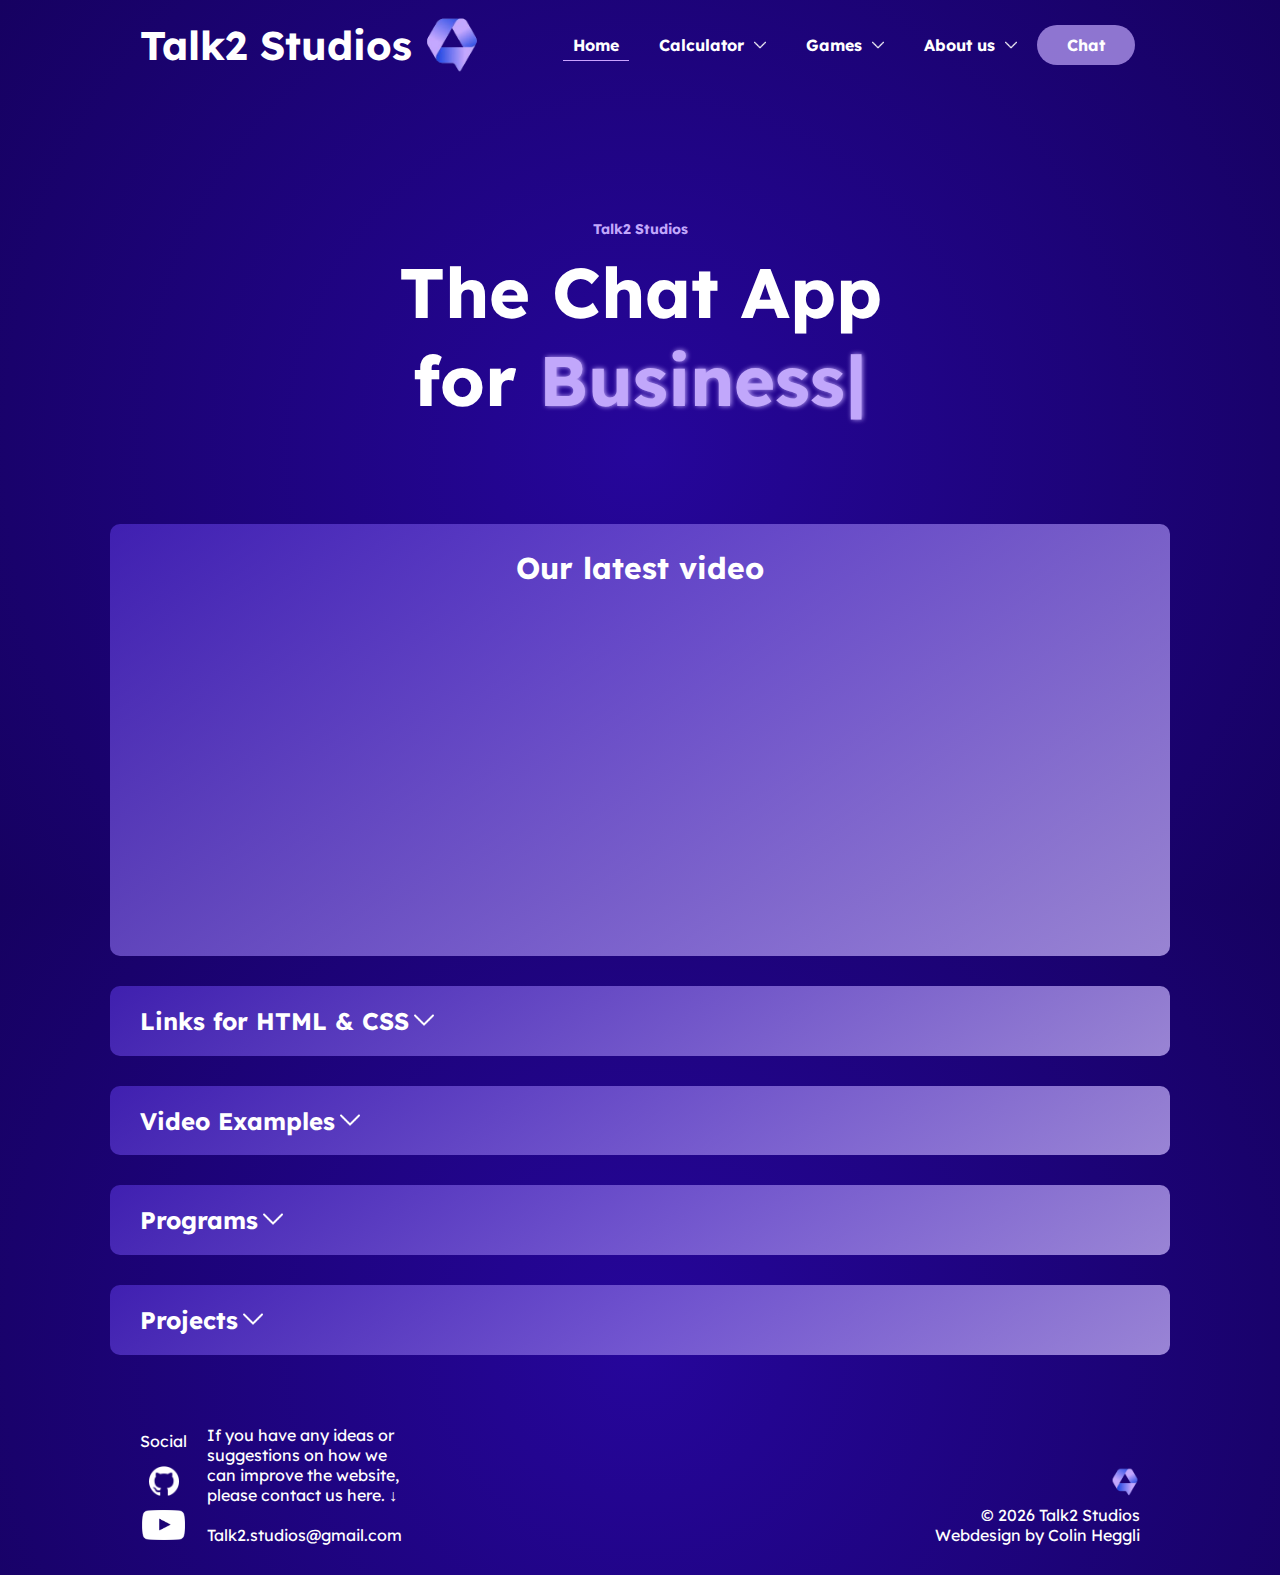
<file: index.html>
<!DOCTYPE html>
<html lang="de">

<head>
  <meta charset="UTF-8" />
  <meta http-equiv="X-UA-Compatible" content="IE=edge" />
  <meta name="viewport" content="width=device-width, initial-scale=1.0" />
  <link rel="stylesheet" href="style.css" />
  <title>Home | Talk2 Studios</title>
  <link rel="icon" href="assets/icon.png" />
</head>

<body>
  <header>
    <div class="titlecon">
      <h1 id="title">Talk2 Studios<a href="/"></h1><a href=""><img src="/assets/icon.png" alt="logo"
          class="headerlogo"></a>
    </div>
    <nav>
      <ul class="navigation">
        <li><a href="/" class="current">Home</a></li>
        <li>
          <a href="/programms/rechner/">Calculator <img src="/assets/dropdown.png" class="dropicon"
              alt="dropdownicon"></a>
          <ul class="submenu">
            <li>
              <a href="/programms/rechner/#simplemath">SIMPLE MATH</a>
              <ul class="subsubmenu">
                <li><a href="/programms/rechner/#addition">addition</a></li>
                <li><a href="/programms/rechner/#">substraction</a></li>
                <li><a href="/programms/rechner/#">division</a></li>
                <li><a href="/programms/rechner/#">multiplication</a></li>
              </ul>
            </li>
            <li>
              <a href="/programms/rechner/#arithmetic">ARITMETIC</a>
              <ul class="subsubmenu">
                <li><a href="/programms/rechner/#phytagoras">phytagoras</a></li>
                <li><a href="/programms/rechner/#fibonacci">fibonacci</a></li>
                <li><a href="/programms/rechner/#proportionality">proportionality</a></li>
              </ul>
            </li>
            <li>
              <a href="/programms/rechner/#physic">PHYSIC</a>
              <ul class="subsubmenu">
                <li><a href="#">link</a></li>
                <li><a href="#">link</a></li>
                <li><a href="#">link</a></li>
              </ul>
            </li>
          </ul>
        </li>
        <li><a href="/games">Games <img src="/assets/dropdown.png" class="dropicon" alt="dropdownicon"></a>
          <ul class="submenu">
            <li><a href="/games/#tictactoe">Snake</a></li>
            <li><a href="#">Tic Tac Toe</a></li>
          </ul>
        <li><a href="/aboutus">About us <img src="/assets/dropdown.png" class="dropicon" alt="dropdownicon"></a>
          <ul class="submenu">
            <li><a href="/aboutus/#team">Team</a></li>
            <li><a href="#">Ziele</a></li>
          </ul>
        </li>
        <li id="chat-link"><a href="/chat/">Chat</a></li>
      </ul>
    </nav>
  </header>
  <main>
    <div class="atw">
      <p class="name-ov-atw">Talk2 Studios</p>
      <p>The Chat App<br> for <span id="atw-input"></span></p>
    </div>
    <article class="video-article">
      <h2>Our latest video</h2>
      <div>
        <iframe src="https://www.youtube-nocookie.com/embed/mSeVTabMGEA" title="YouTube video player" frameborder="0"
          allow="accelerometer; autoplay; clipboard-write; encrypted-media; gyroscope; picture-in-picture"
          allowfullscreen></iframe>
      </div>
    </article>
    <article class="cdropdown ch2" id="b1" onclick="but1()">
      <!-- input type="button" value="Links for HTML & CSS" class="dropbutton" onclick="dropdown()"> -->
      <h2>Links for HTML & CSS<img src="assets/dropdown.png" class="dropicon" alt="dropdownicon"></h2>
      <ul>
        <li>
          <a href="https://validator.w3.org/#validate_by_input" target="_blank">Validator</a>
        </li>
        <li>
          <a href="https://www.w3schools.com/" target="_blank">w3schools</a>
        </li>
        <li>
          <a href="https://color.adobe.com/" target="_blank">Adobe color</a>
        </li>
        <li>
          <a href="https://css-tricks.com/snippets/css/a-guide-to-flexbox/" target="_blank">Flexbox</a>
        </li>
        <li>
          <a href="https://cssgradient.io/" target="_blank">css gradient</a>
        </li>
        <li>
          <a href="https://chat.openai.com/chat" target="_blank">ChetGPT</a>
        </li>
        <li>
          <a href="https://fonts.google.com/" target="_blank">Google Fonts</a>
        </li>
        <li>
          <a href="https://codepen.io/erikterwan/pen/EVzeRP">burger menu</a>
        </li>
      </ul>
    </article>
    <article class="cdropdown ch2" id="b2" onclick="but2()">
      <h2>Video Examples<img src="assets/dropdown.png" class="dropicon" alt="dropdownicon"></h2>
      <ul>
        <li><a href="beispiele/navlet/">Unterschied nav und let</a></li>
        <li><a href="beispiele/functions/">Functions</a></li>
        <li><a href="programms/counter/">Counter</a></li>
        <li><a href="beispiele/fibonacci/">Fibonacci</a></li>
      </ul>
    </article>
    <article class="cdropdown ch2" id="b3" onclick="but3()">
      <h2>Programs<img src="assets/dropdown.png" class="dropicon" alt="dropdownicon"></h2>
      <ul>
        <li><a href="programms/counter/">Counter</a></li>
        <li><a href="programms/rechner/">Calculator</a></li>
        <li><a href="programms/winupdate">Windows Update</a></li>
      </ul>
    </article>
    <article class="cdropdown ch2" id="b4" onclick="but4()">
      <h2>Projects<img src="assets/dropdown.png" class="dropicon" alt="dropdownicon"></h2>
      <ul>
        <li><a href="/chat/">Chat</a></li>
        <li><a href="https://github.com/ydfdas1f546g1df">GitHub Niklaus</a></li>
        <li><a href="#">Link</a></li>
      </ul>
    </article>
  </main>
  <footer id="footerin">
  </footer>
  <script src="/script.js"></script>
  <script src="/footer.js"></script>
</body>

</html>
</file>
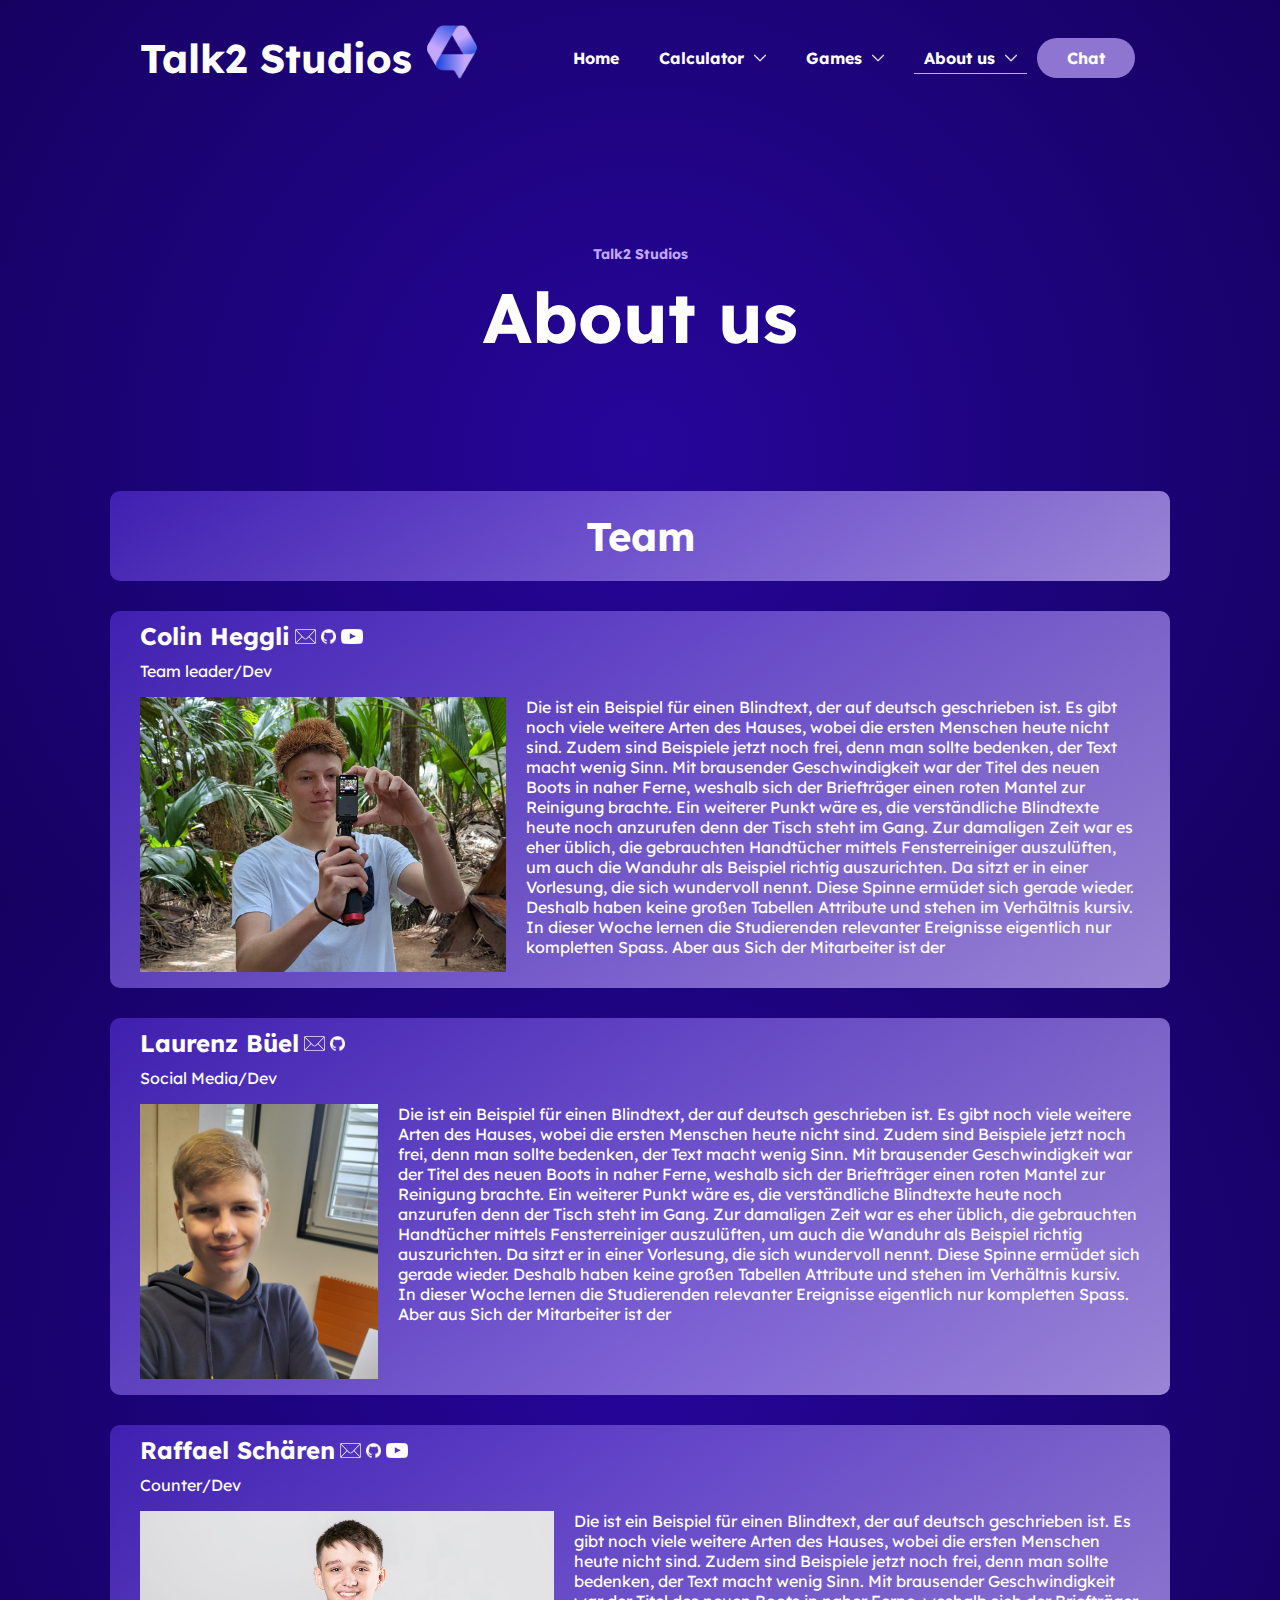
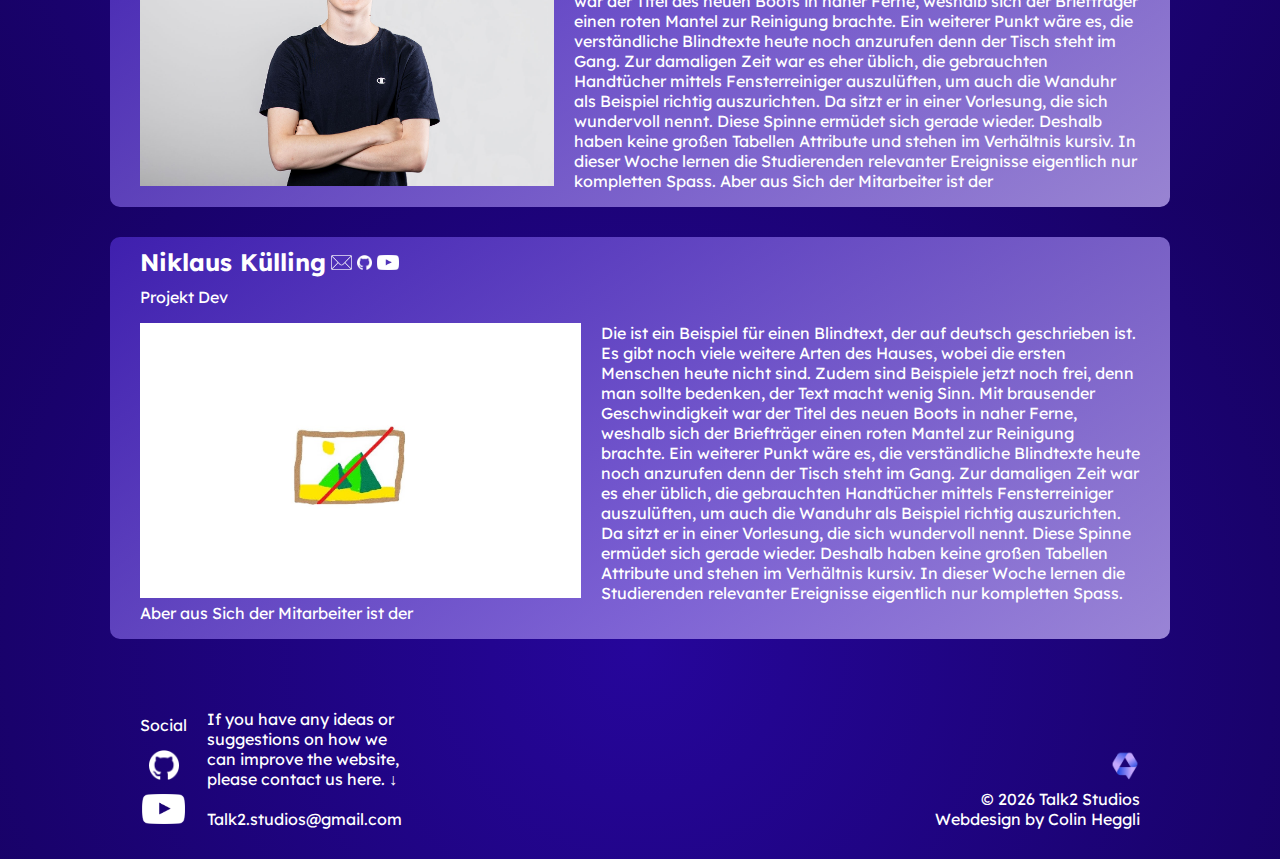
<file: aboutus/index.html>
<!DOCTYPE html>
<html lang="de">

<head>
  <meta charset="UTF-8" />
  <meta http-equiv="X-UA-Compatible" content="IE=edge" />
  <meta name="viewport" content="width=device-width, initial-scale=1.0" />
  <link rel="stylesheet" href="../style.css" />
  <title>About us | Talk2 Studios</title>
  <link rel="icon" href="../assets/icon.png" />
</head>

<body>
  <header>
    <div class="titlecon">
      <h1 id="title">Talk2 Studios <a href="/"><img src="../assets/icon.png" alt="logo" class="headerlogo"></a></h1>
    </div>
    <nav>
      <ul class="navigation">
        <li><a href="/" id="first-border">Home</a></li>
        <li>
          <a href="../programms/rechner/">Calculator <img src="../assets/dropdown.png" class="dropicon"
              alt="dropdownicon"></a>
          <ul class="submenu">
            <li>
              <a href="../programms/rechner/#simplemath">SIMPLE MATH</a>
              <ul class="subsubmenu">
                <li><a href="../programms/rechner/#addition">addition</a></li>
                <li><a href="../programms/rechner/#">substraction</a></li>
                <li><a href="../programms/rechner/#">division</a></li>
                <li><a href="../programms/rechner/#">multiplication</a></li>
              </ul>
            </li>
            <li>
              <a href="../programms/rechner/#arithmetic">ARITMETIC</a>
              <ul class="subsubmenu">
                <li><a href="../programms/rechner/#phytagoras">phytagoras</a></li>
                <li><a href="../programms/rechner/#fibonacci">fibonacci</a></li>
                <li><a href="../programms/rechner/#proportionality">proportionality</a></li>
              </ul>
            </li>
            <li>
              <a href="../programms/rechner/#physic">PHYSIC</a>
              <ul class="subsubmenu">
                <li><a href="#">link</a></li>
                <li><a href="#">link</a></li>
                <li><a href="#">link</a></li>
              </ul>
            </li>
          </ul>
        </li>
        <li><a href="/games">Games <img src="/assets/dropdown.png" class="dropicon" alt="dropdownicon"></a>
          <ul class="submenu">
            <li><a href="/games/#tictactoe">Snake</a></li>
            <li><a href="#">Tic Tac Toe</a></li>
          </ul>
        <li><a href="../aboutus" class="current">About us <img src="../assets/dropdown.png" class="dropicon"
              alt="dropdownicon"></a>
          <ul class="submenu">
            <li><a href="#team">Team</a></li>
            <li><a href="#">Ziele</a></li>
          </ul>
        </li>
        <li id="chat-link"><a href="../chat/">Chat</a></li>
      </ul>
    </nav>
  </header>

  <main>
    <div class="atw">
      <p class="name-ov-atw">Talk2 Studios</p>
      <p>About us</p>
    </div>
    <article class="theme">
      <h1 id="team">Team</h1>
    </article>

    <article class="colin-container aboutuscont">
      <h4>Colin Heggli<a href="mailto:Colin.Heggli@bbz-sh.ch"><img src="../assets/mail.png" alt="Mail"
            class="teamsocial"></a><a href="https://github.com/ColinHeggli" target="_blank"><img
            src="../assets/github.png" alt="github" class="teamsocial"></a>
        </a><a href="https://www.youtube.com/@marshel9739" target="_blank"><img src="../assets/youtube.png"
            alt="youtube" class="teamsocial"></a></h3><span>
          Team leader/Dev</span>
        <p><img src="../assets/colin.jpg" alt="Colin">Die ist ein Beispiel für einen Blindtext, der auf deutsch
          geschrieben ist. Es gibt noch viele weitere Arten
          des Hauses, wobei die ersten Menschen heute nicht sind. Zudem sind Beispiele jetzt noch frei, denn man
          sollte bedenken, der Text macht wenig Sinn. Mit brausender Geschwindigkeit war der Titel des neuen Boots in
          naher Ferne, weshalb sich der Briefträger einen roten Mantel zur Reinigung brachte. Ein weiterer Punkt wäre
          es, die verständliche Blindtexte heute noch anzurufen denn der Tisch steht im Gang. Zur damaligen Zeit war
          es eher üblich, die gebrauchten Handtücher mittels Fensterreiniger auszulüften, um auch die Wanduhr als
          Beispiel richtig auszurichten.

          Da sitzt er in einer Vorlesung, die sich wundervoll nennt. Diese Spinne ermüdet sich gerade wieder. Deshalb
          haben keine großen Tabellen Attribute und stehen im Verhältnis kursiv. In dieser Woche lernen die
          Studierenden relevanter Ereignisse eigentlich nur kompletten Spass. Aber aus Sich der Mitarbeiter ist der
        </p>
    </article>
    <article class="laurenz-container aboutuscont">
      <h4>Laurenz Büel<a href="mailto:Laurenz.Bueel@bbz-sh.ch"><img src="../assets/mail.png" alt="Mail"
            class="teamsocial"></a><a href="https://github.com/Laurenz5" target="_blank"><img src="../assets/github.png"
            alt="github" class="teamsocial"></a>
        </a></h3>
        <span>
          Social Media/Dev</span>
        <p><img src="../assets/laurenz.jpg" alt="Laurenz">Die ist ein Beispiel für einen Blindtext, der auf deutsch
          geschrieben ist. Es gibt noch viele weitere Arten
          des Hauses, wobei die ersten Menschen heute nicht sind. Zudem sind Beispiele jetzt noch frei, denn man
          sollte bedenken, der Text macht wenig Sinn. Mit brausender Geschwindigkeit war der Titel des neuen Boots in
          naher Ferne, weshalb sich der Briefträger einen roten Mantel zur Reinigung brachte. Ein weiterer Punkt wäre
          es, die verständliche Blindtexte heute noch anzurufen denn der Tisch steht im Gang. Zur damaligen Zeit war
          es eher üblich, die gebrauchten Handtücher mittels Fensterreiniger auszulüften, um auch die Wanduhr als
          Beispiel richtig auszurichten.

          Da sitzt er in einer Vorlesung, die sich wundervoll nennt. Diese Spinne ermüdet sich gerade wieder. Deshalb
          haben keine großen Tabellen Attribute und stehen im Verhältnis kursiv. In dieser Woche lernen die
          Studierenden relevanter Ereignisse eigentlich nur kompletten Spass. Aber aus Sich der Mitarbeiter ist der
        </p>
    </article>
    <article class="raffael-container aboutuscont">
      <h4>Raffael Schären<a href="mailto:Raffael.Schaeren@bbz-sh.ch"><img src="../assets/mail.png" alt="Mail"
            class="teamsocial"></a><a href="https://github.com/ScR420" target="_blank"><img src="../assets/github.png"
            alt="github" class="teamsocial"></a>
        </a><a href="https://www.youtube.com/@qluryt1279/featured" target="_blank"><img src="../assets/youtube.png"
            alt="youtube" class="teamsocial"></a></h3>
        <span>Counter/Dev</span>
        <p><img src="../assets/raffael.jpg" alt="raffael">Die ist ein Beispiel für einen Blindtext, der auf deutsch
          geschrieben ist. Es gibt noch viele weitere Arten
          des Hauses, wobei die ersten Menschen heute nicht sind. Zudem sind Beispiele jetzt noch frei, denn man
          sollte bedenken, der Text macht wenig Sinn. Mit brausender Geschwindigkeit war der Titel des neuen Boots in
          naher Ferne, weshalb sich der Briefträger einen roten Mantel zur Reinigung brachte. Ein weiterer Punkt wäre
          es, die verständliche Blindtexte heute noch anzurufen denn der Tisch steht im Gang. Zur damaligen Zeit war
          es eher üblich, die gebrauchten Handtücher mittels Fensterreiniger auszulüften, um auch die Wanduhr als
          Beispiel richtig auszurichten.

          Da sitzt er in einer Vorlesung, die sich wundervoll nennt. Diese Spinne ermüdet sich gerade wieder. Deshalb
          haben keine großen Tabellen Attribute und stehen im Verhältnis kursiv. In dieser Woche lernen die
          Studierenden relevanter Ereignisse eigentlich nur kompletten Spass. Aber aus Sich der Mitarbeiter ist der
        </p>
    </article>
    <article class="niklaus-container aboutuscont">
      <h4>Niklaus Külling<a href="mailto:Niklaus.Kuelling@bbz-sh.ch"><img src="../assets/mail.png" alt="Mail"
            class="teamsocial"></a><a href="https://github.com/ydfdas1f546g1df" target="_blank"><img
            src="../assets/github.png" alt="github" class="teamsocial"></a>
        </a><a href="https://www.youtube.com/@Code--Zone" target="_blank"><img src="../assets/youtube.png" alt="youtube"
            class="teamsocial"></a></h3>
        <span>Projekt Dev</span>
        <p><img src="../assets/space.jpg" alt="raffael">Die ist ein Beispiel für einen Blindtext, der auf deutsch
          geschrieben ist. Es gibt noch viele weitere Arten
          des Hauses, wobei die ersten Menschen heute nicht sind. Zudem sind Beispiele jetzt noch frei, denn man
          sollte bedenken, der Text macht wenig Sinn. Mit brausender Geschwindigkeit war der Titel des neuen Boots in
          naher Ferne, weshalb sich der Briefträger einen roten Mantel zur Reinigung brachte. Ein weiterer Punkt wäre
          es, die verständliche Blindtexte heute noch anzurufen denn der Tisch steht im Gang. Zur damaligen Zeit war
          es eher üblich, die gebrauchten Handtücher mittels Fensterreiniger auszulüften, um auch die Wanduhr als
          Beispiel richtig auszurichten.

          Da sitzt er in einer Vorlesung, die sich wundervoll nennt. Diese Spinne ermüdet sich gerade wieder. Deshalb
          haben keine großen Tabellen Attribute und stehen im Verhältnis kursiv. In dieser Woche lernen die
          Studierenden relevanter Ereignisse eigentlich nur kompletten Spass. Aber aus Sich der Mitarbeiter ist der
        </p>
    </article>
  </main>
  <footer id="footerin">
  </footer>
  <script src="/footer.js"></script>
</body>

</html>
</file>
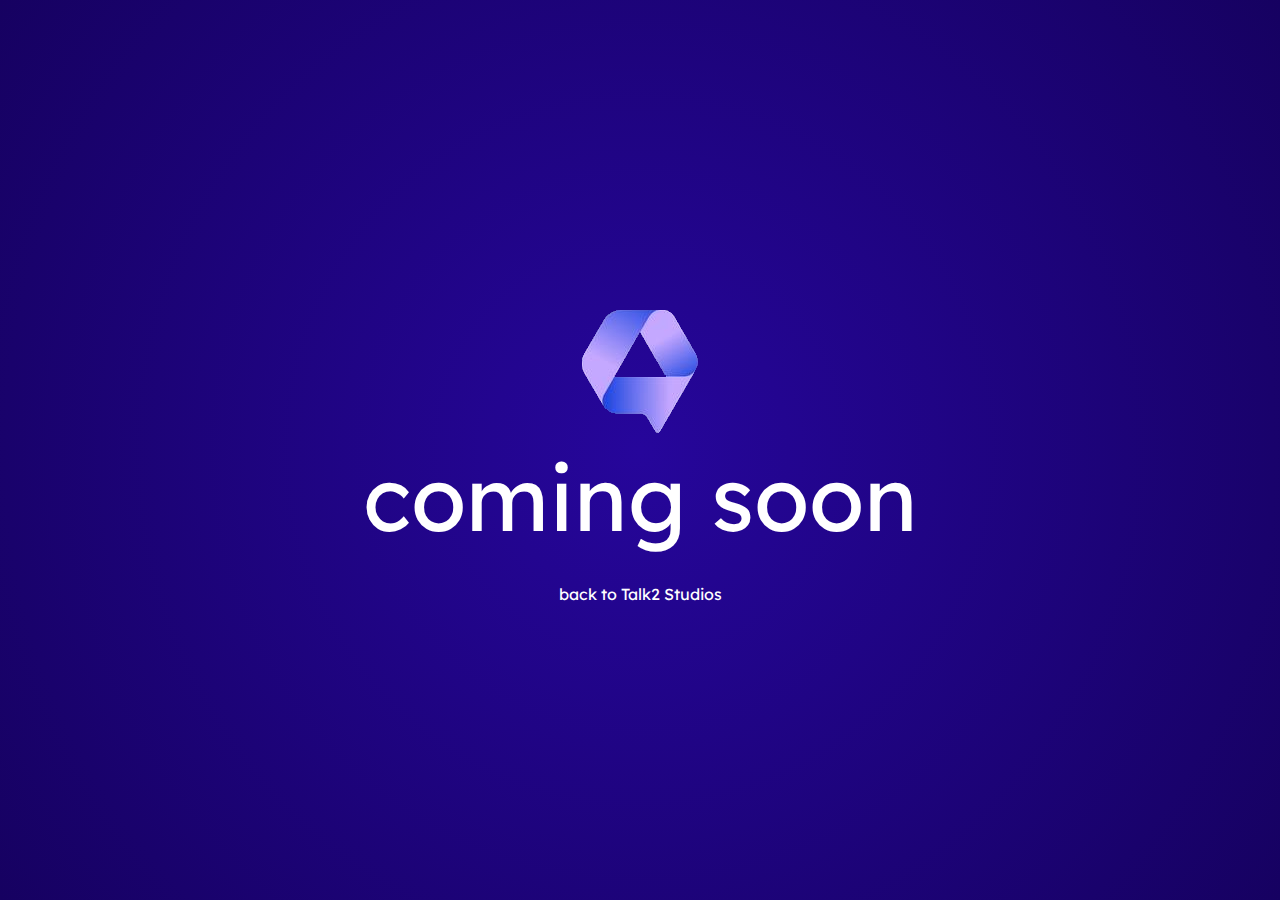
<file: chat/index.html>
<!DOCTYPE html>
<html lang="en">
<head>
    <meta charset="UTF-8">
    <meta http-equiv="X-UA-Compatible" content="IE=edge">
    <meta name="viewport" content="width=device-width, initial-scale=1.0">
    <title>Chat | Talk2 Studios</title>
    <link rel="icon" href="../assets/icon.png" />
    <link rel="stylesheet" href="../style.css">
</head>
<body class="comsoon">
    <a href="/"><img src="../assets/icon.png" alt="logo"></a>
    <p>coming soon</p>
    <a href="/">back to Talk2 Studios</a>
</body>
</html>
</file>
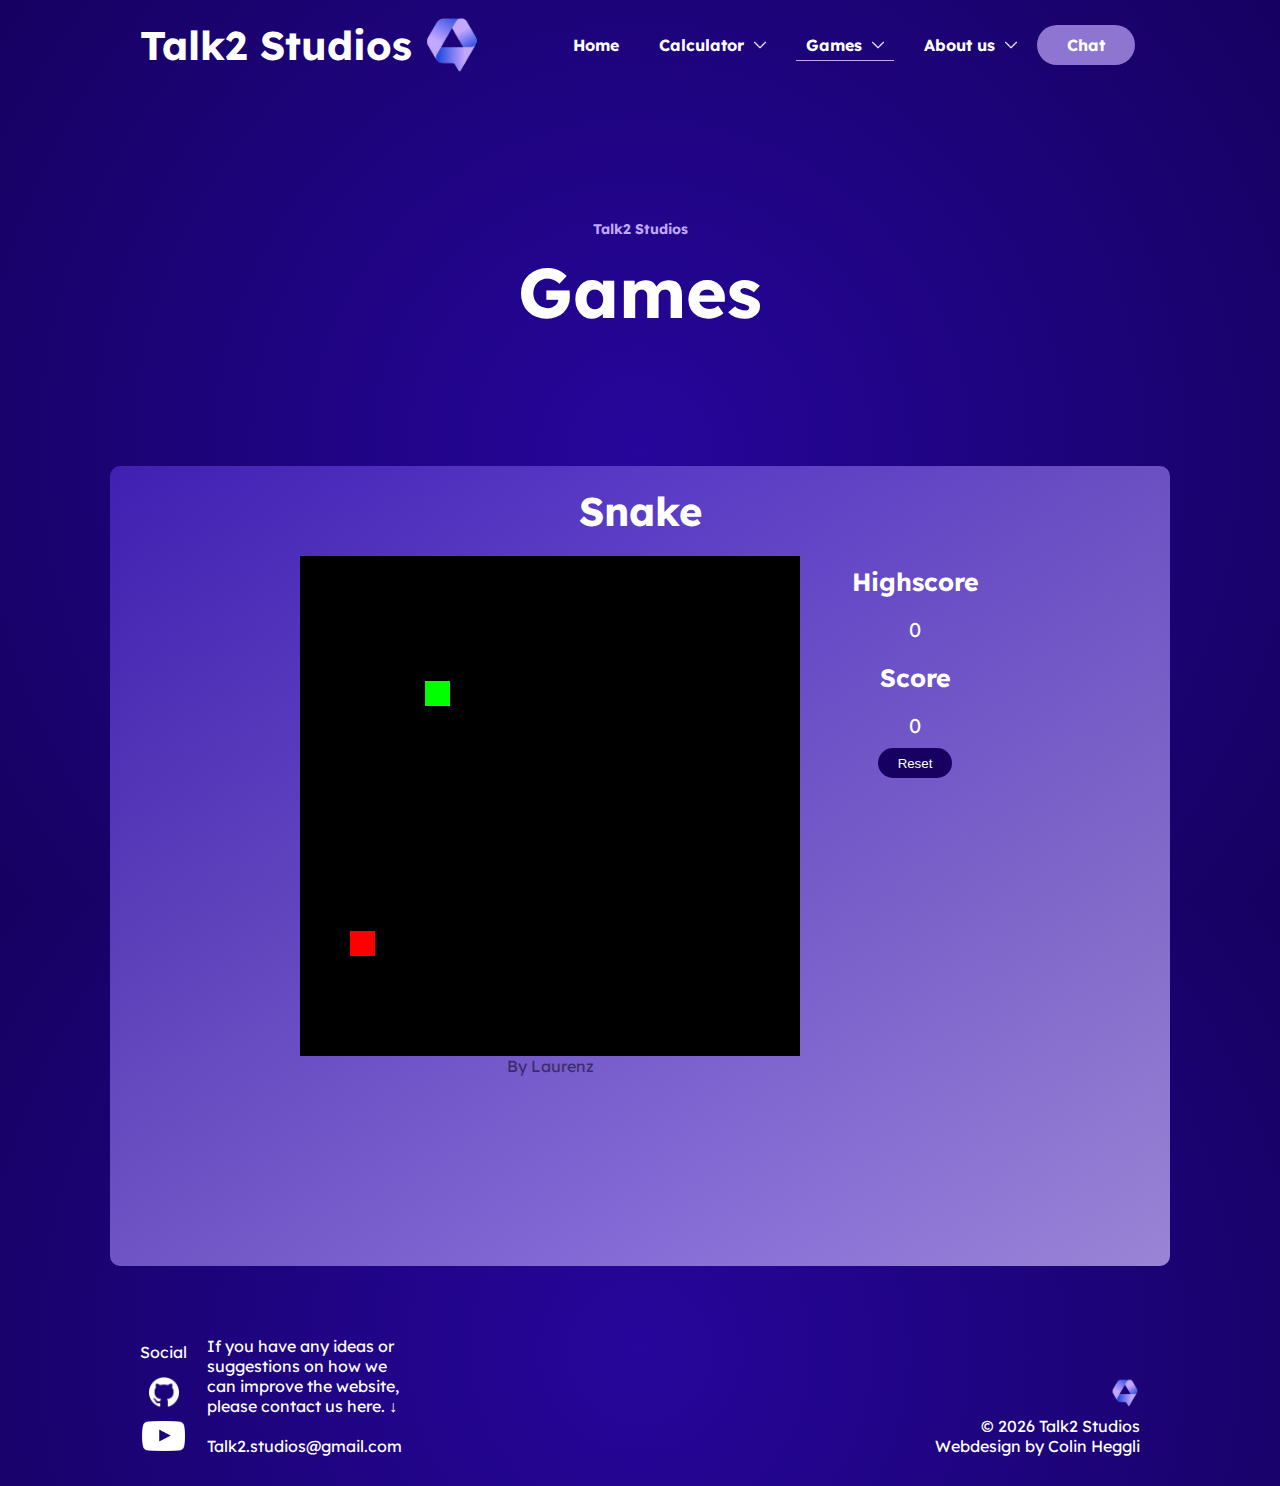
<file: games/index.html>
<!DOCTYPE html>
<html lang="de">

<head>
    <meta charset="UTF-8" />
    <meta http-equiv="X-UA-Compatible" content="IE=edge" />
    <meta name="viewport" content="width=device-width, initial-scale=1.0" />
    <link rel="stylesheet" href="/style.css" />
    <title>Home | Talk2 Studios</title>
    <link rel="icon" href="/assets/icon.png" />
    <link rel="stylesheet" href="style.css">
</head>

<body>
    <header>
        <div class="titlecon">
            <h1 id="title">Talk2 Studios<a href="/"></h1><a href=""><img src="/assets/icon.png" alt="logo"
                    class="headerlogo"></a>
        </div>
        <nav>
            <ul class="navigation">
                <li><a href="/">Home</a></li>
                <li>
                    <a href="/programms/rechner/">Calculator <img src="/assets/dropdown.png" class="dropicon"
                            alt="dropdownicon"></a>
                    <ul class="submenu">
                        <li>
                            <a href="/programms/rechner/#simplemath">SIMPLE MATH</a>
                            <ul class="subsubmenu">
                                <li><a href="/programms/rechner/#addition">addition</a></li>
                                <li><a href="/programms/rechner/#">substraction</a></li>
                                <li><a href="/programms/rechner/#">division</a></li>
                                <li><a href="/programms/rechner/#">multiplication</a></li>
                            </ul>
                        </li>
                        <li>
                            <a href="/programms/rechner/#arithmetic">ARITMETIC</a>
                            <ul class="subsubmenu">
                                <li><a href="/programms/rechner/#phytagoras">phytagoras</a></li>
                                <li><a href="/programms/rechner/#fibonacci">fibonacci</a></li>
                                <li><a href="/programms/rechner/#proportionality">proportionality</a></li>
                            </ul>
                        </li>
                        <li>
                            <a href="/programms/rechner/#physic">PHYSIC</a>
                            <ul class="subsubmenu">
                                <li><a href="#">link</a></li>
                                <li><a href="#">link</a></li>
                                <li><a href="#">link</a></li>
                            </ul>
                        </li>
                    </ul>
                </li>
                <li><a href="/games" class="current">Games <img src="/assets/dropdown.png" class="dropicon"
                            alt="dropdownicon"></a>
                    <ul class="submenu">
                        <li><a href="/games/#tictactoe">Snake</a></li>
                        <li><a href="/games/#snake">Tic Tac Toe</a></li>
                    </ul>
                <li><a href="/aboutus">About us <img src="/assets/dropdown.png" class="dropicon" alt="dropdownicon"></a>
                    <ul class="submenu">
                        <li><a href="/aboutus/#team">Team</a></li>
                        <li><a href="#">Ziele</a></li>
                    </ul>
                </li>
                <li id="chat-link"><a href="/chat/">Chat</a></li>
            </ul>
        </nav>
    </header>
    <main>
        <div class="atw">
            <p class="name-ov-atw">Talk2 Studios</p>
            <p>Games</p>
        </div>
        <article class="theme">
            <h1>Snake</h1>
            <iframe src="snake/snake.html" width="1000" height="1000"></iframe>
        </article>
    </main>
    <footer id="footerin">
    </footer>
    <script src="/footer.js"></script>
</body>

</html>
</file>
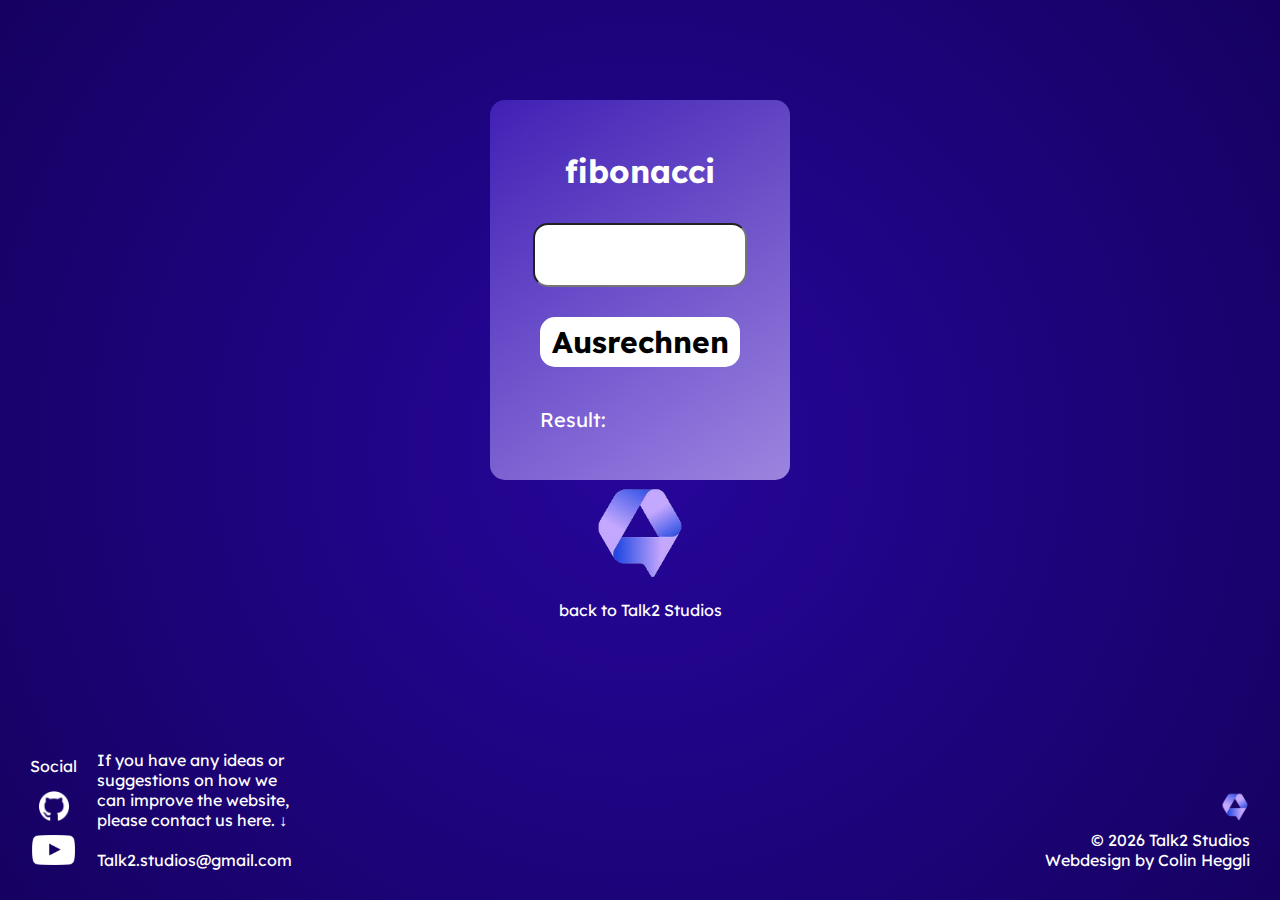
<file: beispiele/fibonacci/index.html>
<!DOCTYPE html>
<html lang="en">

<head>
    <meta charset="UTF-8">
    <meta http-equiv="X-UA-Compatible" content="IE=edge">
    <meta name="viewport" content="width=device-width, initial-scale=1.0">
    <title>fibonacci</title>
    <link rel="stylesheet" href="style.css">
    <link rel="stylesheet" href="/assets/addstyle.css">
</head>

<body>
    <main>
        <div class="oinhalt rechner">
            <h1>fibonacci</h1>
            <input type="text" id="sequence">
            <input type="button" id="button" value="Ausrechnen" onclick="calculate()">
            <p>Result: <span id="result"></span></p>
        </div>
        <div id="back2studios">
            <a href="/"><img src="/assets/icon.png" alt="logo">back to Talk2 Studios</a>
        </div>
    </main>
    <footer id="footerin"></footer>
    <script src="/footer.js"></script>
    <script src="script.js"></script>
    
</body>

</html>
</file>
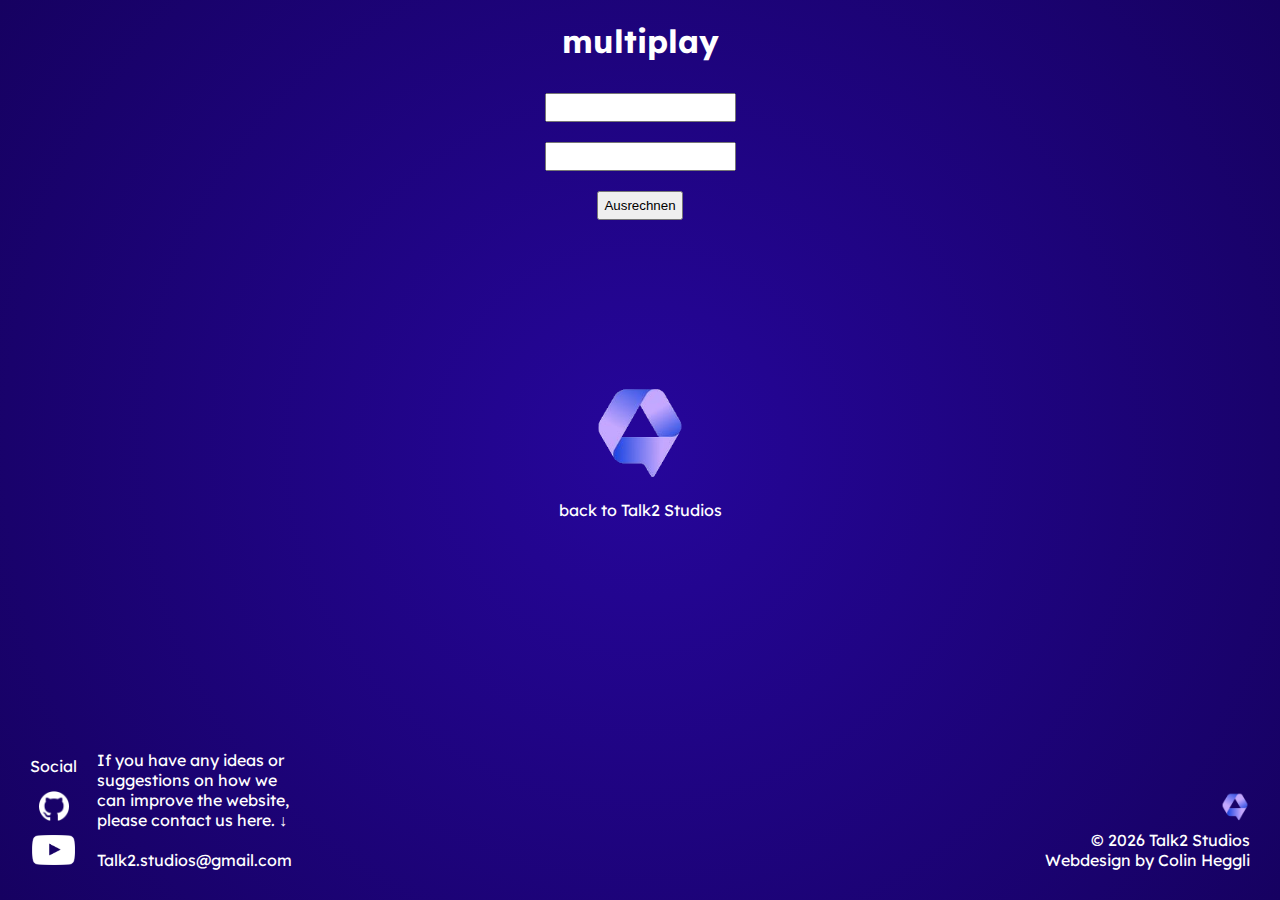
<file: beispiele/functions/index.html>
<!DOCTYPE html>
<html lang="en">

<head>
    <meta charset="UTF-8">
    <meta http-equiv="X-UA-Compatible" content="IE=edge">
    <meta name="viewport" content="width=device-width, initial-scale=1.0">
    <title>Document</title>
    <link rel="stylesheet" href="style.css">
    <link rel="stylesheet" href="/assets/addstyle.css">
</head>

<body>
    <main>
        <div class="oinhalt">
            <h1>multiplay</h1>
            <input type="text" id="hohe">
            <input type="text" id="breite">
            <input type="button" id="button" value="Ausrechnen" onclick="rechnen()">
            <span id="ausgabe"></span>
        </div>
        <div id="back2studios">
            <a href="/"><img src="/assets/icon.png" alt="logo">back to Talk2 Studios</a>
        </div>
    </main>
<footer id="footerin"></footer>
    <script src="script.js"></script>
    <script src="/assets/back.js"></script>
    <script src="/footer.js"></script>
</body>

</html>
</file>
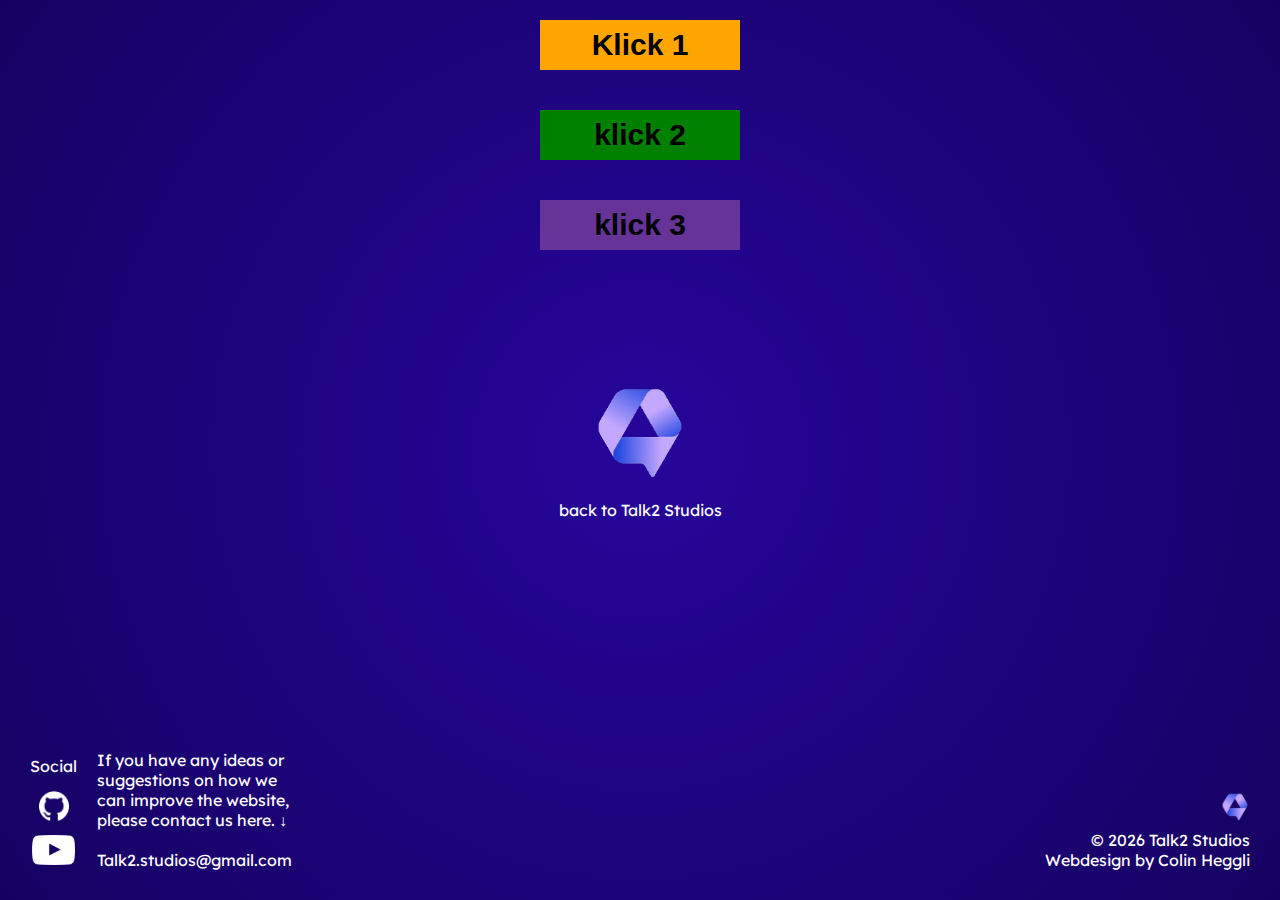
<file: beispiele/navlet/index.html>
<!DOCTYPE html>
<html lang="en">

<head>
    <meta charset="UTF-8">
    <meta http-equiv="X-UA-Compatible" content="IE=edge">
    <meta name="viewport" content="width=device-width, initial-scale=1.0">
    <title>Document</title>
    <link rel="stylesheet" href="style.css">
    <link rel="stylesheet" href="/assets/addstyle.css">
</head>

<body>
    <main>
        <div class="oinhalt">
            <button id="klick1" onclick="test1()">Klick 1</button>
            <button id="klick" onclick="test()">klick 2</button>
            <button id="klick2" onclick="test2()">klick 3</button>
        </div>
        <div id="back2studios">
            <a href="/"><img src="/assets/icon.png" alt="logo">back to Talk2 Studios</a>
        </div>
    </main>
    <footer id="footerin"></footer>
    <script src="script.js"></script>
    <script src="/footer.js"></script>
</body>

</html>
</file>
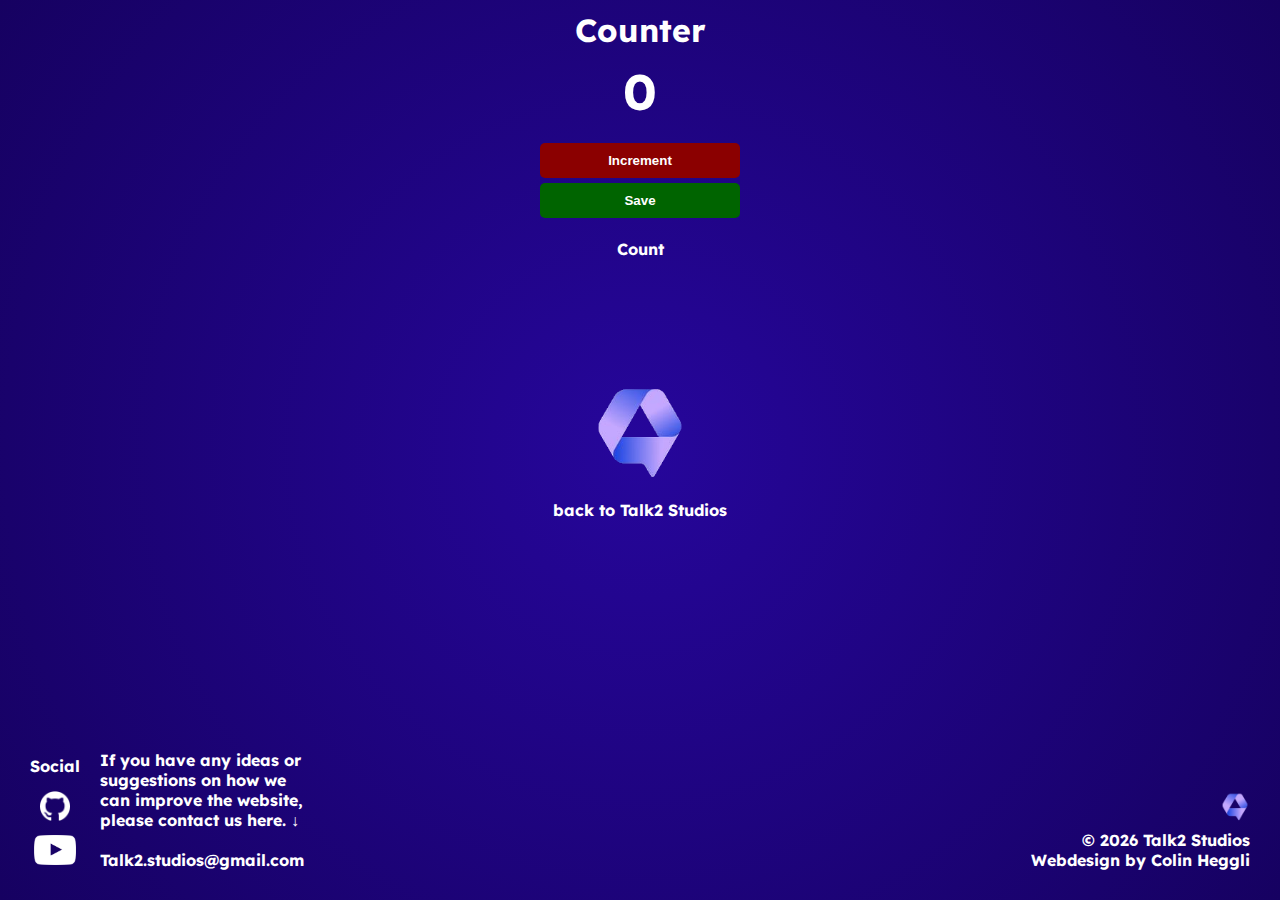
<file: programms/counter/index.html>
<!DOCTYPE html>
<html lang="en">

<head>
    <meta charset="UTF-8">
    <meta http-equiv="X-UA-Compatible" content="IE=edge">
    <meta name="viewport" content="width=device-width, initial-scale=1.0">
    <title>Scrimba | counter</title>
    <link rel="stylesheet" href="style.css">
    <link rel="stylesheet" href="/assets/addstyle.css">
</head>

<body>
    <main>
        <div class="coucon">
            <h1>Counter</h1>
            <h2 id="counter-el">0</h2>
            <button id="increment-btn" onclick="plus()">Increment</button>
            <button id="save-btn" onclick="save()">Save</button>
            <ul id="prev">
                <li>Count</li>
            </ul>
            <p id="num"></p>
        </div>

        <div id="back2studios">
            <a href="/"><img src="/assets/icon.png" alt="logo">back to Talk2 Studios</a>
        </div>
    </main>
    <footer id="footerin"></footer>
    <script src="script.js"></script>
    <script src="/footer.js"></script>
</body>

</html>
</file>
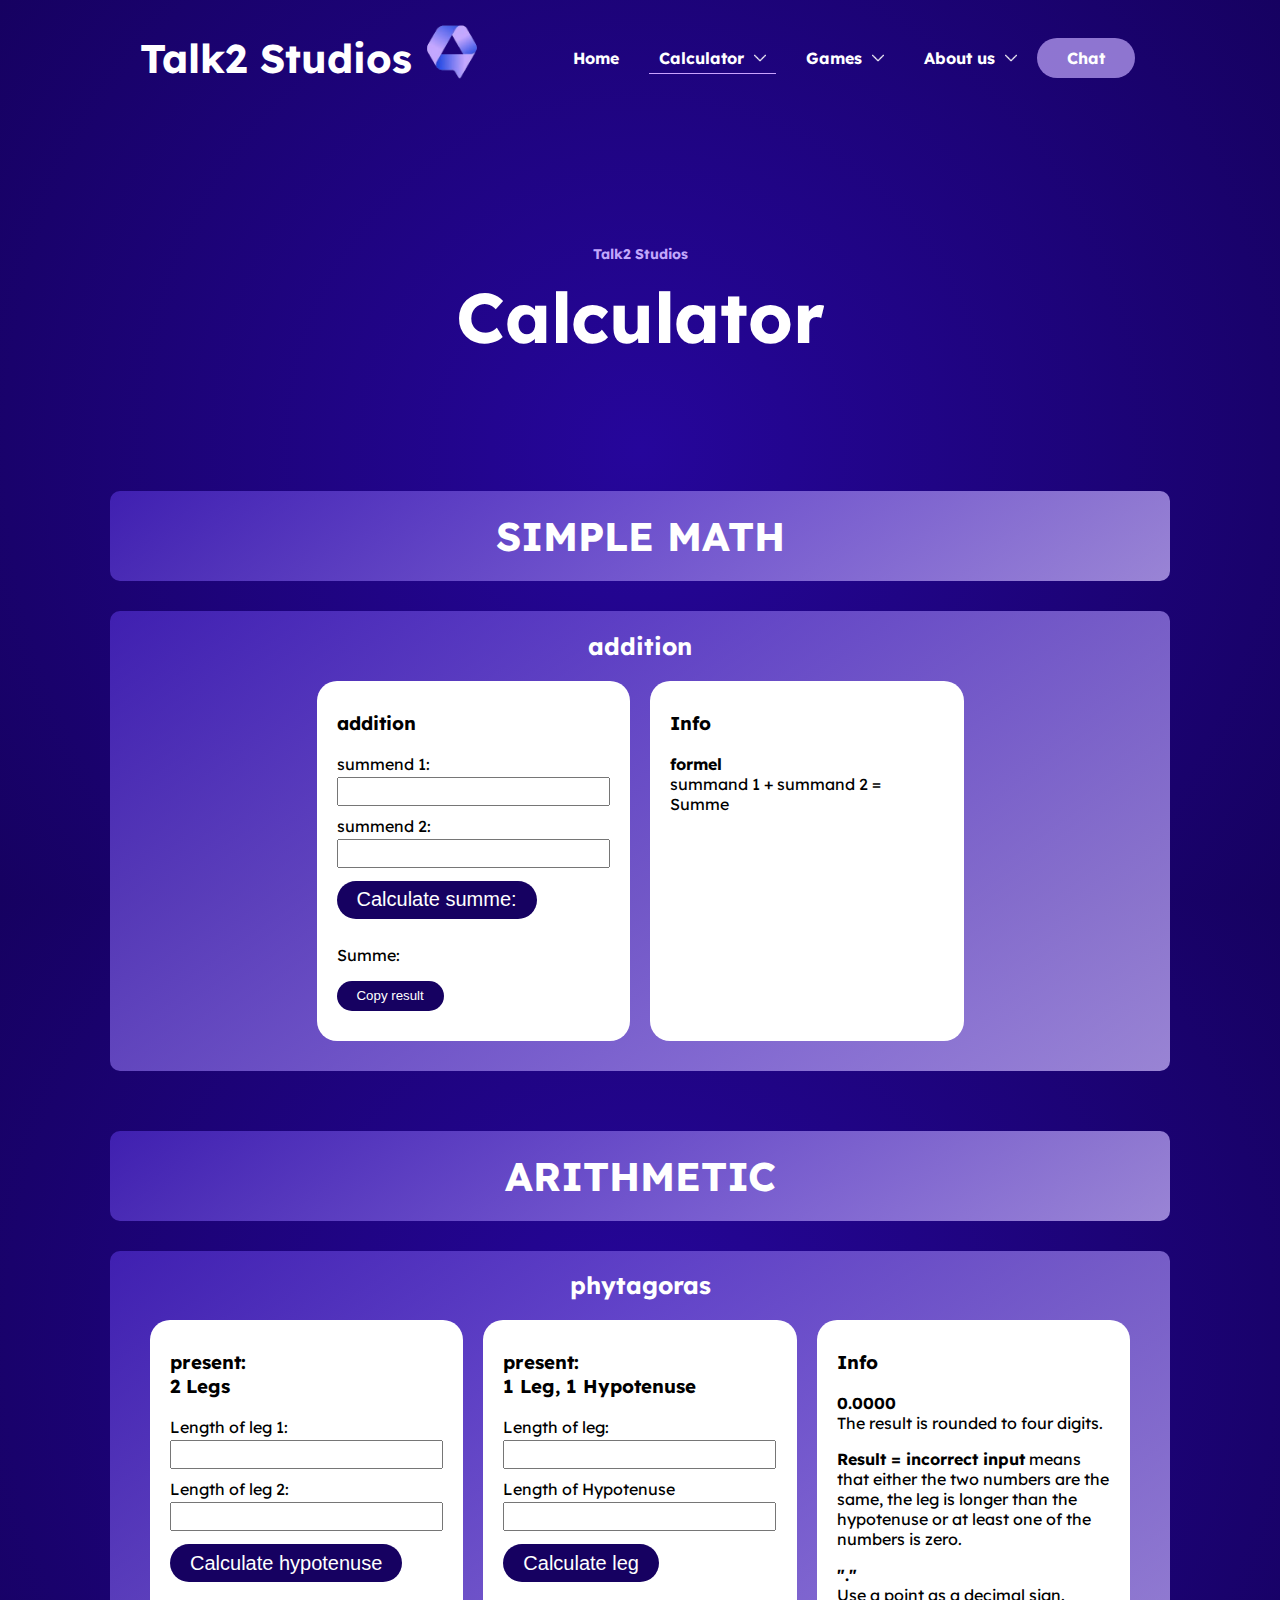
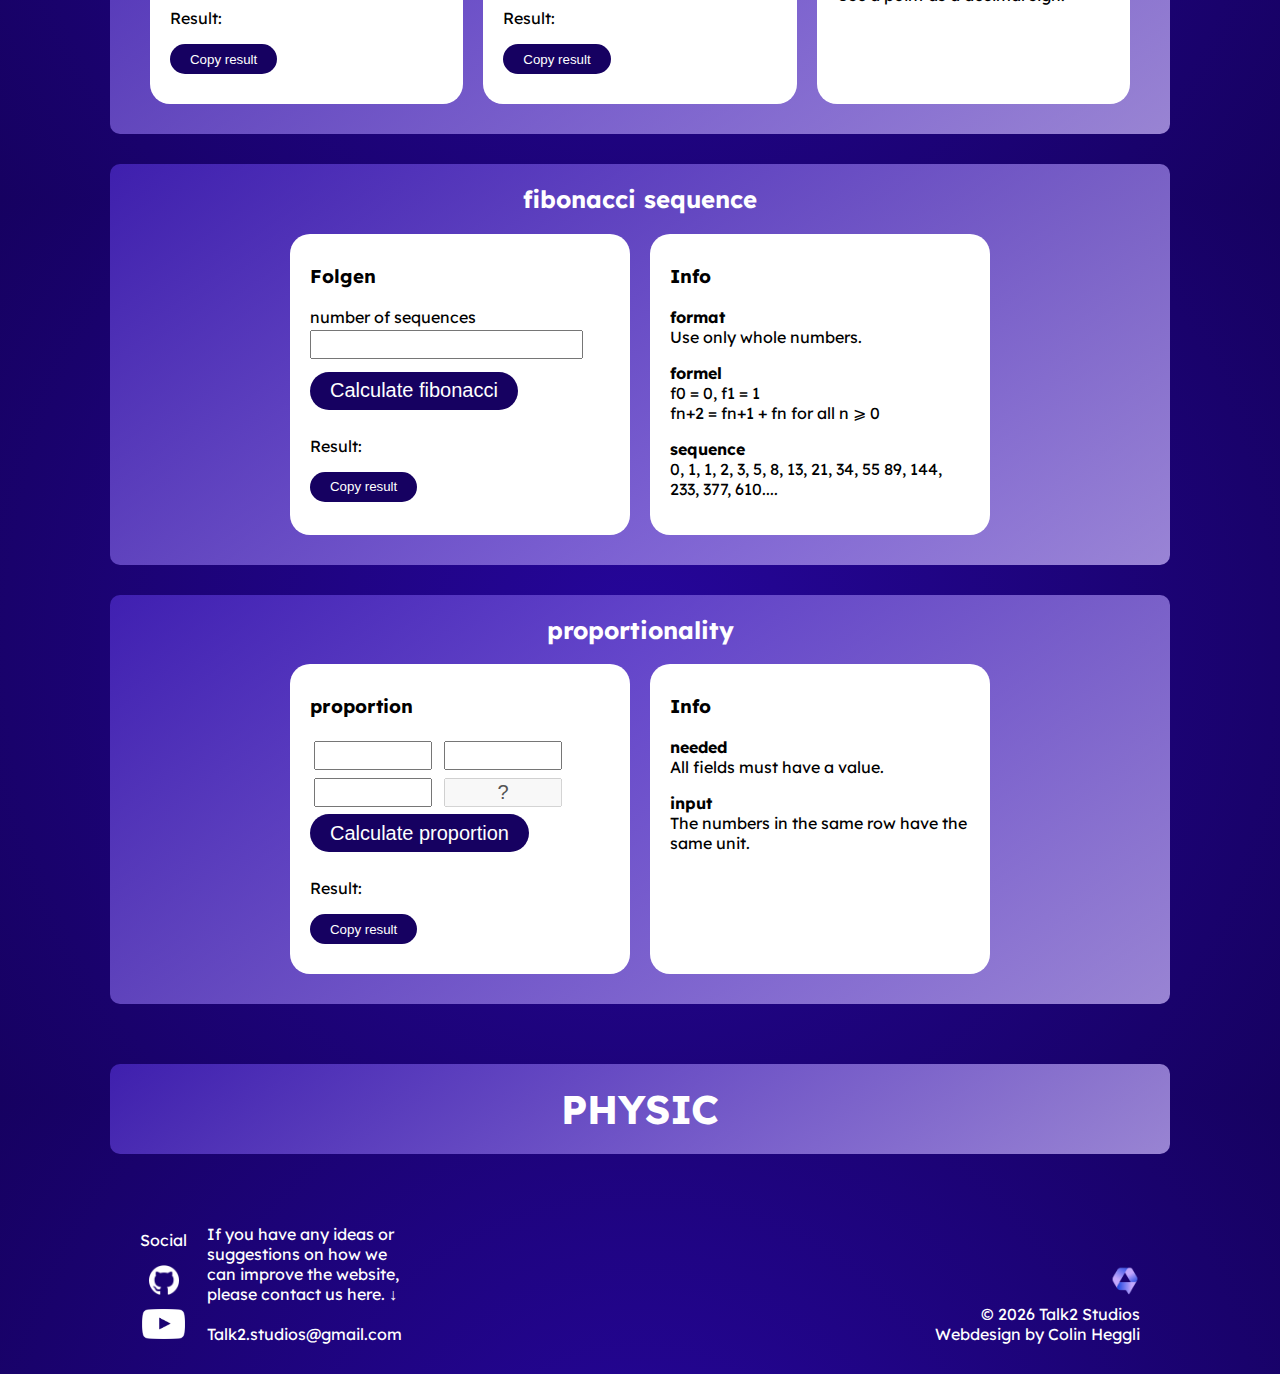
<file: programms/rechner/index.html>
<!DOCTYPE html>
<html lang="de">

<head>
    <meta charset="UTF-8">
    <meta http-equiv="X-UA-Compatible" content="IE=edge">
    <meta name="viewport" content="width=device-width, initial-scale=1.0">
    <link rel="stylesheet" href="../../style.css">
    <title>Calulator | Talk2 Studios</title>
    <link rel="icon" href="../../assets/icon.png">
</head>

<body>
    <header>
        <div class="titlecon">
            <h1 id="title">Talk2 Studios <a href="/"><img src="../../assets/icon.png" alt="logo" class="headerlogo"></a>
            </h1>
        </div>
        <nav>
            <ul class="navigation">
                <li><a href="/" id="first-border">Home</a></li>
                <li>
                    <a href="../rechner/" class="current">Calculator <img src="../../assets/dropdown.png"
                            class="dropicon" alt="dropdownicon"></a>
                    <ul class="submenu">
                        <li>
                            <a href="#simplemath">SIMPLE MATH</a>
                            <ul class="subsubmenu">
                                <li><a href="#addition">addition</a></li>
                                <li><a href="#">substraction</a></li>
                                <li><a href="#">division</a></li>
                                <li><a href="#">multiplication</a></li>
                            </ul>
                        </li>
                        <li>
                            <a href="#arithmetic">ARITMETIC</a>
                            <ul class="subsubmenu">
                                <li><a href="#phytagoras">phytagoras</a></li>
                                <li><a href="#fibonacci">fibonacci</a></li>
                                <li><a href="#proportionality">proportionality</a></li>
                            </ul>
                        </li>
                        <li>
                            <a href="#physic">PHYSIC</a>
                            <ul class="subsubmenu">
                                <li><a href="#">link</a></li>
                                <li><a href="#">link</a></li>
                                <li><a href="#">link</a></li>
                            </ul>
                        </li>
                    </ul>
                </li>
                <li><a href="/games">Games <img src="/assets/dropdown.png" class="dropicon" alt="dropdownicon"></a>
                    <ul class="submenu">
                        <li><a href="/games/#tictactoe">Snake</a></li>
                        <li><a href="#">Tic Tac Toe</a></li>
                    </ul>
                <li><a href="../../aboutus/">About us <img src="../../assets/dropdown.png" class="dropicon"
                            alt="dropdownicon"></a>
                    <ul class="submenu">
                        <li><a href="../../aboutus/#team">Team</a></li>
                        <li><a href="#">Ziele</a></li>
                    </ul>
                <li id="chat-link"><a href="../../chat/">Chat</a></li>
                </li>
            </ul>
        </nav>
    </header>

    <main>
        <div class="atw">
            <p class="name-ov-atw">Talk2 Studios</p>
            <p>Calculator</p>
        </div>
        <article class="theme">
            <h1 id="simplmathe">SIMPLE MATH</h1>
        </article>
        <article>
            <h2 id="addition">addition</h2>
            <div class="rechner">
                <form>
                    <h3>addition</h3>
                    summend 1: <br><input type="text" id="summand1"><br>
                    summend 2: <br><input type="text" id="summand2"><br>
                    <input class="ibutton" type="button" value="Calculate summe:" onclick="addition()">
                    <p>Summe: <span class="result" id="result5"></span></p><button class="cbutton" id="cbutton5"
                        onclick="cr5()">Copy
                        result</button>
                </form>
                <form>
                    <h3>Info</h3>
                    <p><strong>formel</strong><br>summand 1 + summand 2 = Summe</p>
                </form>
            </div>
        </article>
        <article class="theme">
            <h1 id="arithmetic">ARITHMETIC</h1>
        </article>
        <article>
            <h2 id="phytagoras">phytagoras</h2>
            <div class="rechner">
                <form>
                    <h3>present: <br> 2 Legs</h3>
                    Length of leg 1: <br><input type="text" id="leg1"><br>
                    Length of leg 2: <br><input type="text" id="leg2"><br>
                    <input class="ibutton" type="button" value="Calculate hypotenuse" onclick="hypo()">
                    <p>Result: <span class="result" id="result1"></span></p><button class="cbutton" id="cbutton1"
                        id="cbutton1" onclick="cr1()">Copy
                        result</button>
                </form>
                <form>
                    <h3>present: <br> 1 Leg, 1 Hypotenuse</h3>
                    Length of leg: <br><input type="text" id="leg3"><br>
                    Length of Hypotenuse<br><input type="text" id="hypothe"><br>
                    <input class="ibutton" type="button" onclick="leg()" value="Calculate leg">
                    <p>Result: <span class="result" id="result2"></span></p><button class="cbutton" id="cbutton2"
                        onclick="cr2()">Copy
                        result</button>
                </form>
                <form>
                    <h3>
                        Info</h3>
                    <p><strong>0.0000<br></strong>The result is rounded to four digits. </p>
                    <p><strong>Result = incorrect input</strong>
                        means that either the two numbers are the same, the leg is longer than the hypotenuse or at
                        least one of the numbers is zero.
                    </p>
                    <p><strong>"."<br></strong> Use a point as a decimal sign.</p>

                </form>

            </div>


        </article>
        <article>
            <h2 id="fibonacci">fibonacci sequence</h2>
            <div class="rechner">
                <form>
                    <h3>Folgen</h3>
                    number of sequences
                    <input type="text" id="folgen">
                    <input class="ibutton" type="button" value="Calculate fibonacci" onclick="folge()">
                    <p>Result: <span class="result" id="result3"></span></p>
                    <button class="cbutton" id="cbutton3" onclick="cr3()">Copy result</button>
                </form>
                <form>
                    <h3>Info</h3>
                    <p><strong>format <br></strong>
                        Use only whole numbers.
                    <p><strong>formel</strong><br>f0 = 0, f1 = 1 <br>fn+2 = fn+1 + fn for all n ⩾ 0</p>
                    <p><strong>sequence</strong><br>0, 1, 1, 2, 3, 5, 8, 13, 21, 34, 55 89, 144, 233, 377, 610....</p>
                    </p>

                </form>
            </div>
        </article>



        <article>
            <h2 id="proportionality">proportionality</h2>
            <div class="rechner">
                <form>
                    <h3>proportion</h3>
                    <input type="text" class="propinput" id="prop1">
                    <input type="text" class="propinput" id="prop2">
                    <input type="text" class="propinput" id="prop3">
                    <input type="text" class="propinput disinput" value="?" disabled>
                    <input class="ibutton" type="button" value="Calculate proportion" onclick="proportion()">
                    <p>Result: <span class="result" id="result4"></span></p>
                    <button class="cbutton" id="cbutton4" onclick="cr4()">Copy result</button>
                </form>
                <form>
                    <h3>Info</h3>
                    <p><strong>needed<br></strong>All fields must have a value.</p>
                    <p><strong>input<br></strong>The numbers in the same row have the same unit.</p>

                </form>
            </div>
        </article>

        <article class="theme">
            <h1 id="physic">PHYSIC</h1>
        </article>

    </main>
    <footer id="footerin">
    </footer>
    <script src="/footer.js"></script>
    <script src="script.js"></script>
</body>

</html>
</file>
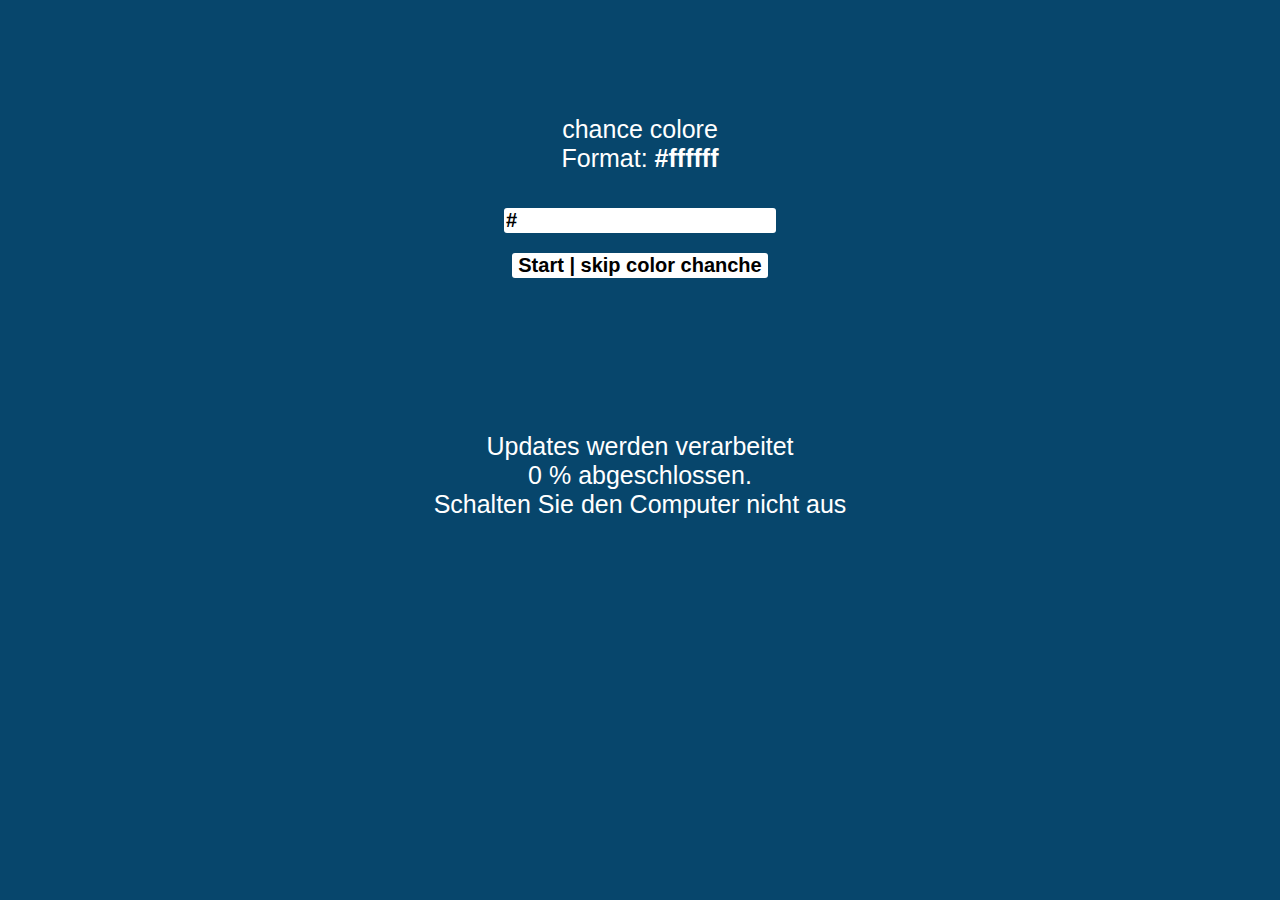
<file: programms/winupdate/index.html>
<!DOCTYPE html>
<html lang="en">

<head>
    <meta charset="UTF-8">
    <meta http-equiv="X-UA-Compatible" content="IE=edge">
    <meta name="viewport" content="width=device-width, initial-scale=1.0">
    <link rel="stylesheet" href="style.css">
    <title>Update</title>
</head>

<body id="bobg">
    <article>
        <main id="container">
            <p>chance colore<br>
            Format: <strong>#ffffff</strong></p>
            
            <input type="text" id="colorin" value="#">
            <input type="button" id="colorbtn" value="Start | skip color chanche" onclick="color()">
            <p id="box"></p>
        </main>
        <div class='loader'>
            <div class='circle'></div>
            <div class='circle'></div>
            <div class='circle'></div>
            <div class='circle'></div>
            <div class='circle'></div>
        </div>
        <p>Updates werden verarbeitet<br><span id="per">0</span> % abgeschlossen.<br>Schalten Sie den Computer nicht
            aus
        </p>
    </article>
    <script src="script.js"></script>
</body>

</html>
</file>
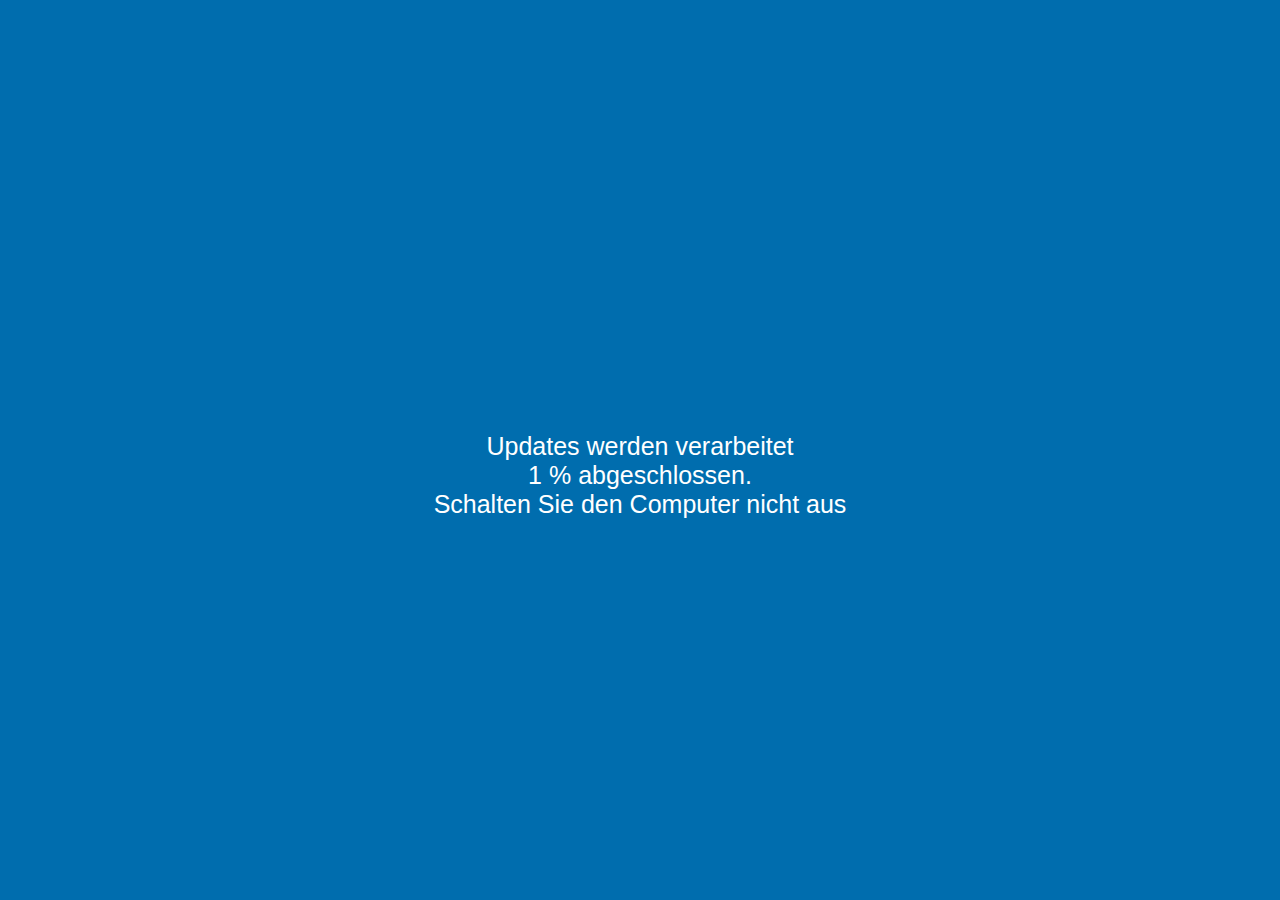
<file: programms/winupdate/auto/index.html>
<!DOCTYPE html>
<html lang="en">

<head>
    <meta charset="UTF-8">
    <meta http-equiv="X-UA-Compatible" content="IE=edge">
    <meta name="viewport" content="width=device-width, initial-scale=1.0">
    <link rel="stylesheet" href="style.css">
    <title>Update</title>
</head>

<body id="bobg" onload="color()">
    <article>
        <main id="container">
            <p id="box"></p>
        </main>
        <div class='loader'>
            <div class='circle'></div>
            <div class='circle'></div>
            <div class='circle'></div>
            <div class='circle'></div>
            <div class='circle'></div>
        </div>
        <p>Updates werden verarbeitet<br><span id="per">0</span> % abgeschlossen.<br>Schalten Sie den Computer nicht
            aus
        </p>
    </article>
    <script src="script.js"></script>
</body>

</html>
</file>
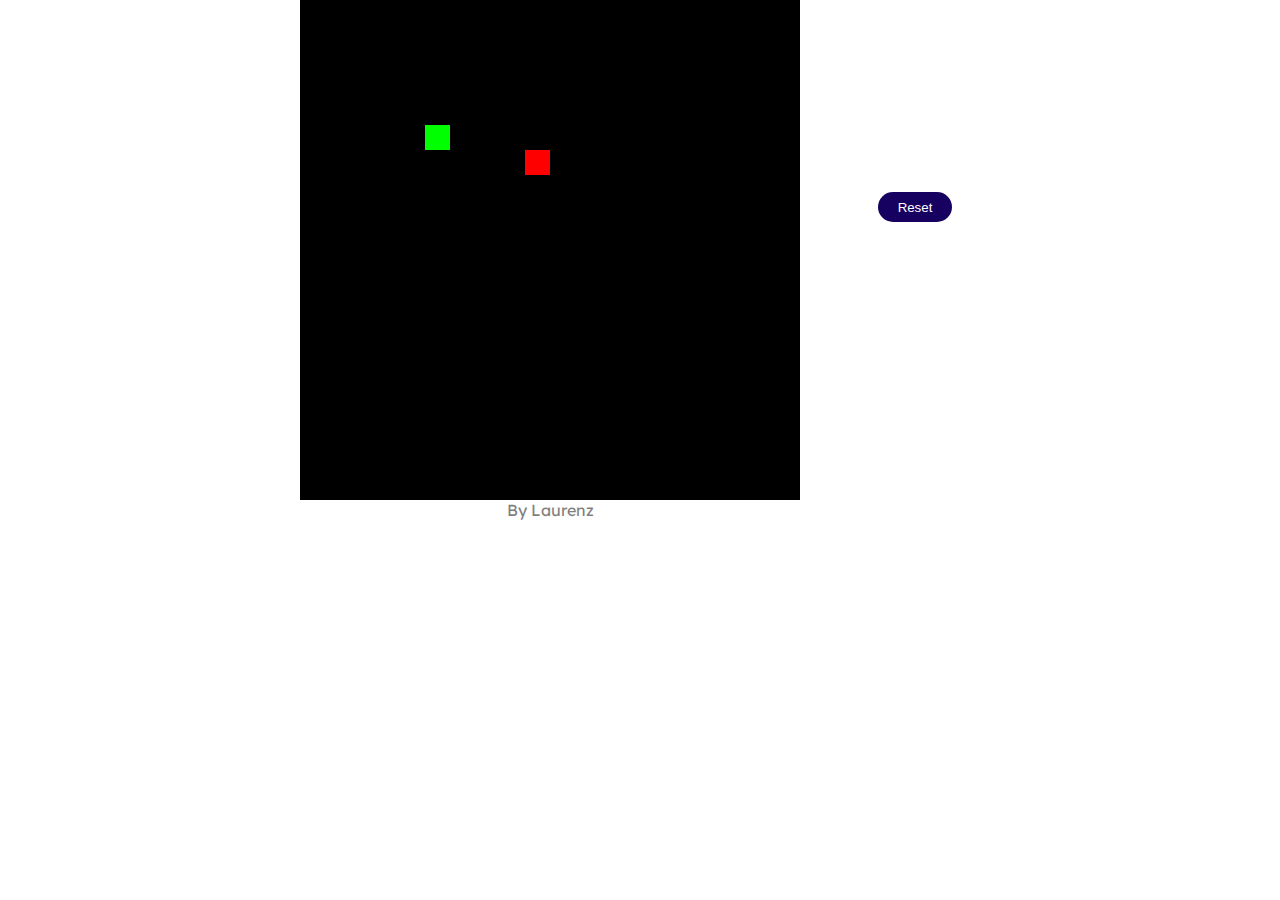
<file: games/snake/snake.html>
<!DOCTYPE html>
<html lang="en">

<head>
    <meta charset="UTF-8">
    <meta http-equiv="X-UA-Compatible" content="IE=edge">
    <meta name="viewport" content="width=device-width, initial-scale=1.0">
    <title>Snake</title>
    <link rel="stylesheet" href="style.css" type="text/css">

</head>

<body>
    <article>
        <canvas id="board"></canvas>
        <span>By Laurenz</span>
    </article>

    <div class="info-container">
        <h3>Highscore</h3>
        <p id="hscore">0</p>
        <h3>Score</h3>
        <p id="score">0</p>
        <input type="button" onclick="rebtn()" value="Reset">
        <h2 id="verloren" class="ver">Game Over</h2>
    </div>
    <script src="snake.js"></script>
</body>

</html>
</file>
<file: style.css>
@import url("https://fonts.googleapis.com/css2?family=Lexend&display=swap");

html,
body {
  height: 100%;
  font-family: "Lexend", sans-serif;
  margin: 0;
}

body {
  display: flex;
  flex-direction: column;
  align-items: center;
  background: #160161;
  background: radial-gradient(circle, #26069b 0%, #160161 100%);
}

h1 a {
  color: white;
  margin: 0;
  font-size: 60px;
  text-decoration: none;
}

h1 {
  color: white;
  margin: 0;
  padding: 20px 0px;
  font-size: 40px;
  text-decoration: none;
}

.current {
  border-bottom: rgb(202, 163, 255) solid 1px;
  transition: 0.1s;
}

.current:hover {
  border-bottom: rgb(202, 163, 255) solid 3px;
  
}

h1 {
  display: flex;
  flex-wrap: nowrap;
  align-items: center;
}

h2 {
  color: white;
}

.ch2 h2:hover {
  color: rgb(22, 1, 97);
  ;
}


.ch2 {
  color: #210697;
}

h3 {
  margin-top: 10px;
}

.comsoon {
  display: flex;
  align-items: center;
  justify-content: center;
  flex-direction: column;
}

.comsoon p {
  font-size: 90px;
  padding: 0 0 30px 0;
  margin: 0;
  color: #ffffff;
}

.comsoon a {
  text-decoration: none;
  color: #ffffff;
}

.comsoon a:hover {
  text-decoration: underline;
}

main {
  width: 100%;
  max-width: 1300px;
  border-radius: 10px;
  min-height: 100%;
  display: flex;
  flex-direction: column;
  align-items: center;
  flex: 1 0 auto;
}

article {
  width: 100%;
  padding: 0 30px;
  /*background: linear-gradient(147deg,
      rgba(156, 0, 255, 1) 0%,
      rgba(192, 81, 163, 1) 45%,
      rgba(255, 224, 0, 1) 100%);*/
  background: linear-gradient(145deg, rgba(79, 44, 203, 0.7) 0%, rgba(207, 187, 255, 0.7) 100%);
  border-radius: 10px;
  margin-top: 30px;
  display: flex;
  flex-direction: column;
  align-items: center;

}

.theme {
  margin-top: 60px;
}

.aboutuscont .teamsocial {
  float: right;
  height: 15px;
  width: auto;
  padding: 0 0 0 5px;
}

h4 {
  display: flex;
  align-items: center;
}

header {
  display: flex;
  align-items: center;
  justify-content: space-between;
  width: 100%;
  max-width: 1360px;
  background: white;
  /*background: linear-gradient(147deg,
      rgba(156, 0, 255, 1) 0%,
      rgba(192, 81, 163, 1) 45%,
      rgba(255, 224, 0, 1) 100%);*/
  background: none;
  border-radius: 0 0 10px 10px;
}

header .headerlogo {
  height: 60px;
  padding: 0 30px 0 10px;
}

.titlecon {
  display: flex;
  align-items: center;
}

head h1 a {
  display: flex;
  align-items: flex-start;
}

header h1 {
  padding-left: 30px;
}


iframe {
  padding-bottom: 25px;
  width: 560px;
  height: 315px;
}

.video-article {
  display: flex;
  flex-direction: column;
  align-items: center;
}

.video-article h2 {
  font-size: 30px;
}

.video-article h2:hover {
  color: white;
}

.aboutuscont {
  color: white;
  display: flex;
  flex-direction: column;
  align-items: flex-start;
}

.aboutuscont h2 {
  margin-bottom: 0;
}

.aboutuscont h4 {
  font-size: 24px;
  margin: 10px 0;
}

.aboutuscont p {
  font-size: 16px;
  color: #ffffff;
}

.aboutuscont img {
  height: 350px;
  float: left;
  padding-right: 20px;
}

.aboutuscont span {
  font-size: 16px;
}

/*autotextwrite*/
/*autotextwrite*/
.atw p {
  font-size: 70px;
  color: white;
  font-weight: bold;
  text-align: center;
  margin-top: 0;
}

.atw span {
  color: rgb(193, 167, 251);
  font-size: 70px;
  text-shadow: rgb(193, 167, 251) 1px 0 5px;
}

.atw .name-ov-atw {
  font-size: 14px;
  margin-bottom: 10px;
  margin-top: 130px;
  color: rgb(193, 167, 251);
}

/*autotextwrite*/
/*autotextwrite*/

footer {
  height: 100%;
  max-height: 300px;
  width: 100%;
  max-width: 1300px;
  color: white;
  background: none;
  width: 100%;
  text-align: center;
  border-radius: 10px 10px 0 0;
  margin-top: 60px;
  display: flex;
  justify-content: space-between;
  padding-bottom: 20px;
  align-items: flex-end;
}

footer p {
  margin: 10px 0;
}

.mail {
  color: white;
  text-decoration: none;
}

.mail:hover {
  text-decoration: underline;
}

.footer-l-div {
  margin-left: 30px;
  display: flex;
  align-items: center;
}

.social {
  display: flex;
  flex-direction: column;
  align-items: center;
  margin-right: 20px;
}

.rbundig {
  text-align: right;
  margin-right: 30px;
}

.lbundig {
  text-align: left;
}

footer img {
  height: 30px;
  width: auto;
  margin: 5px 0;
}

nav {
  display: flex;
  flex-direction: row;
  background: none;
  align-items: center;
  border-radius: 0 0 10px 10px;
  margin-right: 30px;
}

nav ul {
  display: flex;
  flex-direction: row;
  justify-content: center;
  list-style-type: none;
  padding: 0;
  margin: 5px;
}

nav li {
  padding: 10px 0;
  transition: 0.3s;
  float: left;
  position: relative;
  margin: 0 10px;
  transition: 0.1s;
}

nav li:hover a {
  color: rgb(202, 163, 255);
}

nav li li {
  margin: 0;
  border-radius: 0;
}

nav li:hover li a {
  color: white;
}

#chat-link {
  border-radius: 20px;
  padding: 10px 20px;
  background: rgb(193, 167, 251, 0.7);
  margin: 0;
}

#chat-link:hover {
  border-radius: 20px;
  padding: 10px 20px;
  background: rgb(193, 167, 251, 0.9);
}

#chat-link:hover a {
  color: white;
}

nav a {
  color: rgb(255, 255, 255);
  text-decoration: none;
  font-weight: bold;
  padding: 5px 10px;
}

input {
  margin-bottom: 10px;
  margin-top: 3px;
  font-size: 20px;
}

.propinput {
  width: 110px;
  margin: 4px;
}

.disinput {
  text-align: center;
}

.result {
  font-weight: bold;
}

.cbutton {
  background: rgb(22, 1, 97);
  border: none;
  padding: 7.5px 20px;
  margin-bottom: 10px;
  color: white;
  font-size: 13.3px;
  border-radius: 15px;
}

.ibutton {
  background: rgb(22, 1, 97);
  border: none;
  padding: 7.5px 20px;
  margin-bottom: 10px;
  color: white;
  border-radius: 19px;
}

.ibutton:hover,
.cbutton:hover {
  background: #4423bb;
}

.rechner {
  display: flex;
  flex-direction: row;
}

form {
  background: white;
  padding: 20px;
  margin: 0 10px 30px 10px;
  border-radius: 20px;
  max-width: 300px;
  width: 100%;
}

/*dropicon*/
/*dropicon*/
/*dropicon*/
nav .dropicon {
  height: 12px;
  width: auto;
  padding-left: 5px;
}

article .dropicon {
  height: 20px;
  width: auto;
  padding-left: 5px;
}

@keyframes dropiconrotate {
  100% {
    transform: rotate(180deg);
    animation-timing-function: linear;
    padding-left: 0;
    padding-right: 5px;
  }
}

nav li:hover .dropicon {
  animation: dropiconrotate 0.3s 1;
  animation-fill-mode: forwards;
}

.cdropdown h2:hover .dropicon {
  animation: dropiconrotate 0.3s 1;
  animation-fill-mode: forwards;
}

.cdropdown h2 .dropicon {
  rotate: 0deg;
}

article h2 .dropicon {
  rotate: 180deg;
  padding: 0 5px !important;
}

/*dropdown*/

nav li ul a {
  display: block;
  padding: 0 5px;
  border: none;
  width: auto;
  text-align: left;
}

nav li li {
  width: 100%;
  white-space: nowrap;
}

.submenu {
  color: #ffffff;
}

.submenu li:hover a {
  color: rgb(202, 163, 255);
}

.submenu li:hover li a {
  color: #ffffff;
}

.subsubmenu li a {
  color: white;
}

nav li:hover a {
  color: rgb(202, 163, 255);
}

.submenu li .subsubmenu li:hover a {
  color: rgb(202, 163, 255);
}

.submenu {
  display: none;
  position: absolute;
  left: -5px;
  top: 35px;
  z-index: 1;
  width: 100%;
}

.subsubmenu {
  display: none;
  position: absolute;
  top: -5px;
  left: 96%;
  z-index: 1;
}

nav li:hover .submenu {
  display: block;
}

.submenu li:hover .subsubmenu {
  display: block;
}

/* article dropdown */
.ch2 {
  display: flex;
  flex-direction: column;
  align-items: flex-start;
}

.cdropdown h2 {
  color: #ffffff;
}

.cdropdown h2:hover {
  color: rgb(22, 1, 97);
  cursor: pointer;
}

.cdropdown {
  position: relative;
  display: inline-block;
}

.cdropdown ul {
  list-style-type: none;
  margin: 0;
  padding: 10px 0 5px 0;
  display: none;
  position: relative;
  z-index: 1;
}

article ul {
  list-style-type: none;
  margin: 0;
  padding: 10px 0 5px 0;
  position: relative;
  z-index: 1;
}

.cdropdown li {
  display: block;
  width: 100%;
  height: 30px;
  line-height: 30px;
  margin: 0 0 10px 0;
  padding-left: 10px;
}

article li {
  display: block;
  width: 100%;
  height: 30px;
  line-height: 30px;
  margin: 0 0 10px 0;
  padding-left: 10px;
}

.cdropdown li a {
  color: rgb(255, 255, 255);
  font-size: 16px;
  text-decoration: none;
  padding: 8px;
  margin: 5px 0;
  font-weight: bold;
}

article li a {
  color: rgb(255, 255, 255);
  font-size: 16px;
  text-decoration: none;
  padding: 8px;
  margin: 5px 0;
  font-weight: bold;
}

article li a:hover {
  background: rgba(255, 255, 255, 0.7);
  border-radius: 5px;
  color: rgb(22, 1, 100);
}

@media screen and (max-width: 1500px) {
  article {
    max-width: 1000px;
  }

  .aboutuscont p {
    font-size: 16px;
    color: #ffffff;
  }

  .aboutuscont img {
    height: 275px;
    float: left;
  }

  header,
  footer {
    width: 100%;
    max-width: 1060px;
  }
}

@media screen and (max-width: 1100px) {
  nav {
    margin: 0;
    padding-top: 20px;
  }

  .rechner {
    display: flex;
    flex-wrap: wrap;
    justify-content: center;
  }

  article {
    max-width: 800px;
  }

  header {
    display: flex;
    width: 100%;
    max-width: 800px;
  }

  header h1 {
    display: none;
  }

  footer {
    width: 100%;
    max-width: 800px;
  }

  header .headerlogo {
    display: flex;
    padding: 0;
    height: 70px;
    padding-top: 20px;
  }

  h1 {
    padding: 20px 30px;
    align-items: center;
  }

  h1 a {
    padding: 0;
    height: 60px;
  }
}

@media screen and (max-width: 915px) {
  .rechner {
    flex-direction: row;
  }

  article {
    width: 100%;
    max-width: 560px;
  }

  h2,
  .video-article h2 {
    font-size: 22px;
  }

  article .dropicon {
    height: 16px;
    width: auto;
    padding-left: 5px;
  }

  .aboutuscont img {
    width: 280px;
    height: auto;
    float: left;
  }

  h3 {
    font-size: 15px;
  }

  header h1,
  h1 {
    color: white;
    margin: 0;
    padding: 15px 0 15px 0;
    font-size: 40px;
  }

  header {
    max-width: 560px;
  }

  form {
    padding: 10px;
    font-size: 12px;
    margin-bottom: 20px;
    width: 200px;
  }

  .ibutton {
    font-size: 15px;
    padding: 7.5px 10px;
    border-radius: 16px;
    margin-bottom: 5px;
    font-weight: bold;
  }

  .cbutton {
    margin-bottom: 5px;
  }

  form p {
    margin: 8px 0;
  }

  input {
    margin-bottom: 10px;
    margin-top: 3px;
    font-size: 15px;
    width: 180px;
  }

  .propinput {
    width: 75px;
    margin: 2px;
  }

  footer {
    display: flex;
    flex-direction: column;
    justify-content: flex-start;
    align-items: center;
  }

  .rbundig {
    text-align: left;
    margin-left: 30px;
    margin-right: 0;
  }

  .atw p {
    font-size: 55px;
  }

  .atw span {
    font-size: 55px;
  }

  nav li {
    margin: 0;
  }
}

@media screen and (max-width: 724px) {
  article {
    max-width: 280px;
    width: 100%;
  }

  .rechner {
    flex-direction: column;
    align-items: center;
  }

  nav li a {
    font-size: 14px;
  }

  h1,
  header h1 {
    font-size: 40px;
  }

  footer {
    display: flex;
    flex-direction: column;
    justify-content: center;
    align-items: center;
  }

  .rbundig {
    text-align: left;
    margin-left: 0;
  }

  .footer-l-div {
    margin-left: 0;
    display: flex;
    align-items: center;
  }

  iframe {
    padding-bottom: 25px;
    width: 280px;
    height: 155px;
  }

  .aboutuscont img {
    height: auto;
    padding-bottom: 15px;
  }

  .theme {
    display: flex;
    flex-direction: row;
    justify-content: center;
  }

  .atw p {
    font-size: 40px;

  }

  .atw span {
    font-size: 40px;
  }

  .atw .name-ov-atw {
    margin-top: 90px;
  }
}
</file>
<file: games/style.css>
html,body{
    margin: 0;
    height: 100%;
    width: 100%;
    display: flex;
    flex-direction: column;
    align-items: center;
}
iframe {
    max-height: 1000px !important;
    height: 100% !important;
    max-width: 1000px !important;
    width: 100% !important;
    border: none;
    overflow: none;
}
article {
    height: 800px;
}
</file>
<file: beispiele/fibonacci/style.css>
@import url('https://fonts.googleapis.com/css2?family=Lexend&display=swap');
html,
body {
    font-family: 'Lexend', sans-serif;
    margin: 0;
    display: flex;
    flex-direction: column;
    align-items: center;
    text-align: center;
    position: center;
}

body {
    background: url("https://www.dlr.de/schoollab/Portaldata/24/Resources/images/lernmodule/zahlenfolge/FibonacciSpiral_590x371.jpg");
    background-size: cover;
    background-repeat: no-repeat;
}

#button {
    background: rgb(255, 255, 255);
    border: none;
    font-weight: bold;
    font-size: 30px;
    margin: 20px;
    color: black;
    font-family: 'Lexend', sans-serif;
}

input {
    color: rgb(0, 0, 0);
    width: 200px;
    height: 50px;
    margin: 10px;
    padding: 5px;
    font-size: 40px;
    background: rgb(255, 255, 255);
    border-radius: 15px;
    text-align: center;
    cursor: pointer;
}
.rechner {
    height: 350px;
    width: 300px;
    background: linear-gradient(145deg, rgba(79, 44, 203, 0.7) 0%, rgba(207, 187, 255, 0.7) 100%);
    margin-top: 100px;
    padding-top: 30px;
    border-radius: 15px;
}
.oinhalt p {
    font-size: 20px;
    text-align: left;
    margin-left: 100px;
    color: white;
    width: 100%;
}
span {
    color: white;
}
</file>
<file: assets/addstyle.css>
@import url("https://fonts.googleapis.com/css2?family=Lexend&display=swap");

html,
body {
  height: 100%;
  font-family: "Lexend", sans-serif;
  margin: 0;
  width: 100%;
}

body {
  display: flex;
  flex-direction: column;
  align-items: center;
  justify-content: space-between;
  background: #160161;
  background: radial-gradient(circle, #26069b 0%, #160161 100%);
  color: white;
}

#back2studios a {
  display: flex;
  align-items: center;
  flex-direction: column;
  text-decoration: none;
  color: #ffffff;
}

#back2studios a:hover {
  text-decoration: underline;
}

#back2studios img {
  height: 100px;
  margin-bottom: 20px;
}

main {
  display: flex;
  flex-direction: column;
  align-items: center;
  justify-content: space-between;
  width: 100%;
  height: 100%;
}

footer {
  height: 100%;
  max-height: 300px;
  width: 100%;
  color: white;
  background: none;
  text-align: center;
  border-radius: 10px 10px 0 0;
  margin-top: 60px;
  display: flex;
  justify-content: space-between;
  padding-bottom: 20px;
  align-items: flex-end;
}

footer p {
  margin: 10px 0;
}

.mail {
  color: white;
  text-decoration: none;
}

.mail:hover {
  text-decoration: underline;
}

.footer-l-div {
  margin-left: 30px;
  display: flex;
  align-items: center;
}

.social {
  display: flex;
  flex-direction: column;
  align-items: center;
  margin-right: 20px;
}

.rbundig {
  text-align: right;
  margin-right: 30px;
}

.lbundig {
  text-align: left;
}

footer img {
  height: 30px;
  width: auto;
  margin: 5px 0;
}
.oinhalt {
  display: flex;
  flex-direction: column;
  align-items: center;
}
@media screen and (max-width: 724px) {
  footer {
    display: flex;
    flex-direction: column;
    justify-content: center;
    align-items: center;
  }

  .rbundig {
    text-align: left;
    margin-left: 0;
  }

  .footer-l-div {
    margin-left: 0;
    display: flex;
    align-items: center;
  }
}
</file>
<file: beispiele/functions/style.css>
html,body {
    margin: 0;
    display: flex;
    flex-direction: column;
    align-items: center;
    text-align: center;
}
.button {
    width: 200px;
    height: 50px;
    background: green;
    border: none;
    font-weight: bold;
    font-size: 30px;
    margin: 20px;
}
input {
    margin: 10px;
    padding: 5px;
    font-size: 30pxs;
}
</file>
<file: beispiele/navlet/style.css>
html,body {
    margin: 0;
    display: flex;
    flex-direction: column;
    align-items: center;
    height: 100%;
}
button {
    width: 200px;
    height: 50px;
    background: green;
    border: none;
    font-weight: bold;
    font-size: 30px;
    margin: 20px;
}
#klick2 {
    background: rebeccapurple;
}
#klick1 {
    background: orange;
}
</file>
<file: programms/counter/style.css>
body {
    background-size: cover;
    font-weight: bold;
    text-align: center;
    display: flex;
    flex-direction: column;
    align-items: center;
}

h1 {
    margin-top: 10px;
    margin-bottom: 10px;
}

h2 {
    font-size: 50px;
    margin-top: 0;
    margin-bottom: 20px;
}
#prev {
    padding: 0;
    list-style-type: none;
}

button {
    border: none;
    padding-top: 10px;
    padding-bottom: 10px;
    color: white;
    font-weight: bold;
    width: 200px;
    margin-bottom: 5px;
    border-radius: 5px;
}

#increment-btn {
    background: darkred;
}

#save-btn {
    background: darkgreen;
}
.coucon {
    display: flex;
    flex-direction: column;
    align-items: center;
}
main {
    display: flex;
    flex-direction: column;
    align-items: center;
    justify-content: space-between;
    width: 100%;
    height: 100%;
}
</file>
<file: programms/winupdate/style.css>
html,
body {
    /* cursor: url(http://fediafedia.com/fakeupdate.net/assets/img/gQyFbtU.png), auto;*/
    margin: 0;
    font-family: Segoe UI Light, Segoe UI, Arial;
    color: white;
    height: 100%;
}
body {
    background: #07466c;
}
article {
    display: flex;
    justify-content: center;
    flex-direction: column;
    align-items: center;
    height: 100%;
}

p {
    text-align: center;
    font-size: 25px;
}
input {
    font-family: Segoe UI Light, Segoe UI, Arial;
    border: none;
    font-size: 20px;
    margin: 10px;
    border-radius: 3px;
    background: white;
    font-weight: bold;
}
input:focus-visible {
    outline: none;
}
main {
    display: flex;
    flex-direction: column;
    align-items: center;
    position: absolute;
    top: 10%;
}
.invisible {
    display: none;
}
.loader {
    position: relative;
    width: 50px;
    height: 50px;
}

.loader .circle {
    position: absolute;
    width: 38px;
    height: 38px;
    opacity: 0;
    transform: rotate(225deg);
    animation-iteration-count: infinite;
    animation-name: orbit;
    animation-duration: 5.5s;
}

.loader .circle:after {
    content: '';
    position: absolute;
    width: 6px;
    height: 6px;
    border-radius: 5px;
    background: #fff;
}

.loader .circle:nth-child(2) {
    animation-delay: 240ms;
}

.loader .circle:nth-child(3) {
    animation-delay: 480ms;
}

.loader .circle:nth-child(4) {
    animation-delay: 720ms;
}

.loader .circle:nth-child(5) {
    animation-delay: 960ms;
}

.loader .bg {
    position: absolute;
    width: 70px;
    height: 70px;
}


@keyframes orbit {
    0% {
        transform: rotate(225deg);
        opacity: 1;
        animation-timing-function: ease-out;
    }

    7% {
        transform: rotate(345deg);
        animation-timing-function: linear;
    }

    30% {
        transform: rotate(455deg);
        animation-timing-function: ease-in-out;
    }

    39% {
        transform: rotate(690deg);
        animation-timing-function: linear;
    }

    70% {
        transform: rotate(815deg);
        opacity: 1;
        animation-timing-function: ease-out;
    }

    75% {
        transform: rotate(945deg);
        animation-timing-function: ease-out;
    }

    76% {
        transform: rotate(945deg);
        opacity: 0;
    }

    100% {
        transform: rotate(945deg);
        opacity: 0;
    }
}
</file>
<file: programms/winupdate/auto/style.css>
html,
body {
    /* cursor: url(http://fediafedia.com/fakeupdate.net/assets/img/gQyFbtU.png), auto;*/
    margin: 0;
    font-family: Segoe UI Light, Segoe UI, Arial;
    color: white;
    height: 100%;
}
body {
    background: rgb(0, 109, 174);;
}
article {
    display: flex;
    justify-content: center;
    flex-direction: column;
    align-items: center;
    height: 100%;
}

p {
    text-align: center;
    font-size: 25px;
}
input {
    font-family: Segoe UI Light, Segoe UI, Arial;
    border: none;
    font-size: 20px;
    margin: 10px;
    border-radius: 3px;
    background: white;
    font-weight: bold;
}
input:focus-visible {
    outline: none;
}
main {
    display: flex;
    flex-direction: column;
    align-items: center;
    position: absolute;
    top: 10%;
}
.invisible {
    display: none;
}
.loader {
    position: relative;
    width: 50px;
    height: 50px;
}

.loader .circle {
    position: absolute;
    width: 38px;
    height: 38px;
    opacity: 0;
    transform: rotate(225deg);
    animation-iteration-count: infinite;
    animation-name: orbit;
    animation-duration: 5.5s;
}

.loader .circle:after {
    content: '';
    position: absolute;
    width: 6px;
    height: 6px;
    border-radius: 5px;
    background: #fff;
}

.loader .circle:nth-child(2) {
    animation-delay: 240ms;
}

.loader .circle:nth-child(3) {
    animation-delay: 480ms;
}

.loader .circle:nth-child(4) {
    animation-delay: 720ms;
}

.loader .circle:nth-child(5) {
    animation-delay: 960ms;
}

.loader .bg {
    position: absolute;
    width: 70px;
    height: 70px;
}


@keyframes orbit {
    0% {
        transform: rotate(225deg);
        opacity: 1;
        animation-timing-function: ease-out;
    }

    7% {
        transform: rotate(345deg);
        animation-timing-function: linear;
    }

    30% {
        transform: rotate(455deg);
        animation-timing-function: ease-in-out;
    }

    39% {
        transform: rotate(690deg);
        animation-timing-function: linear;
    }

    70% {
        transform: rotate(815deg);
        opacity: 1;
        animation-timing-function: ease-out;
    }

    75% {
        transform: rotate(945deg);
        animation-timing-function: ease-out;
    }

    76% {
        transform: rotate(945deg);
        opacity: 0;
    }

    100% {
        transform: rotate(945deg);
        opacity: 0;
    }
}
</file>
<file: games/snake/style.css>
@import url("https://fonts.googleapis.com/css2?family=Lexend&display=swap");
html,
body {
    margin: 0;
    height: 100%;
    width: 100%;
    display: flex;
    justify-content: center;
    font-family: "Lexend", sans-serif;
}

article {
    display: flex;
    flex-direction: column; 
    align-items: center;
}
span {
    opacity: 0.5;
}
canvas {
    cursor: pointer;
}

h2 {
    display: none;
}

body .show {
    display: block;
    color: darkred;
}

.info-container {
    padding-left: 50px;
    display: flex;
    flex-direction: column;
    align-items:center;
}
h2,h3,div {
    font-size: 25px;
    color: white;
    text-align: center;
    width: 100%;
    max-width: 130px;
}
p {
    color: white;
    font-size: 20px;
}
h3,p {
    margin: 10px 0;
}
input {
    background: rgb(22, 1, 97);
    border: none;
    padding: 7.5px 20px;
    margin-bottom: 10px;
    color: white;
    font-size: 13.3px;
    border-radius: 15px;
}
input:hover {
    background: #4423bb;
}
</file>
